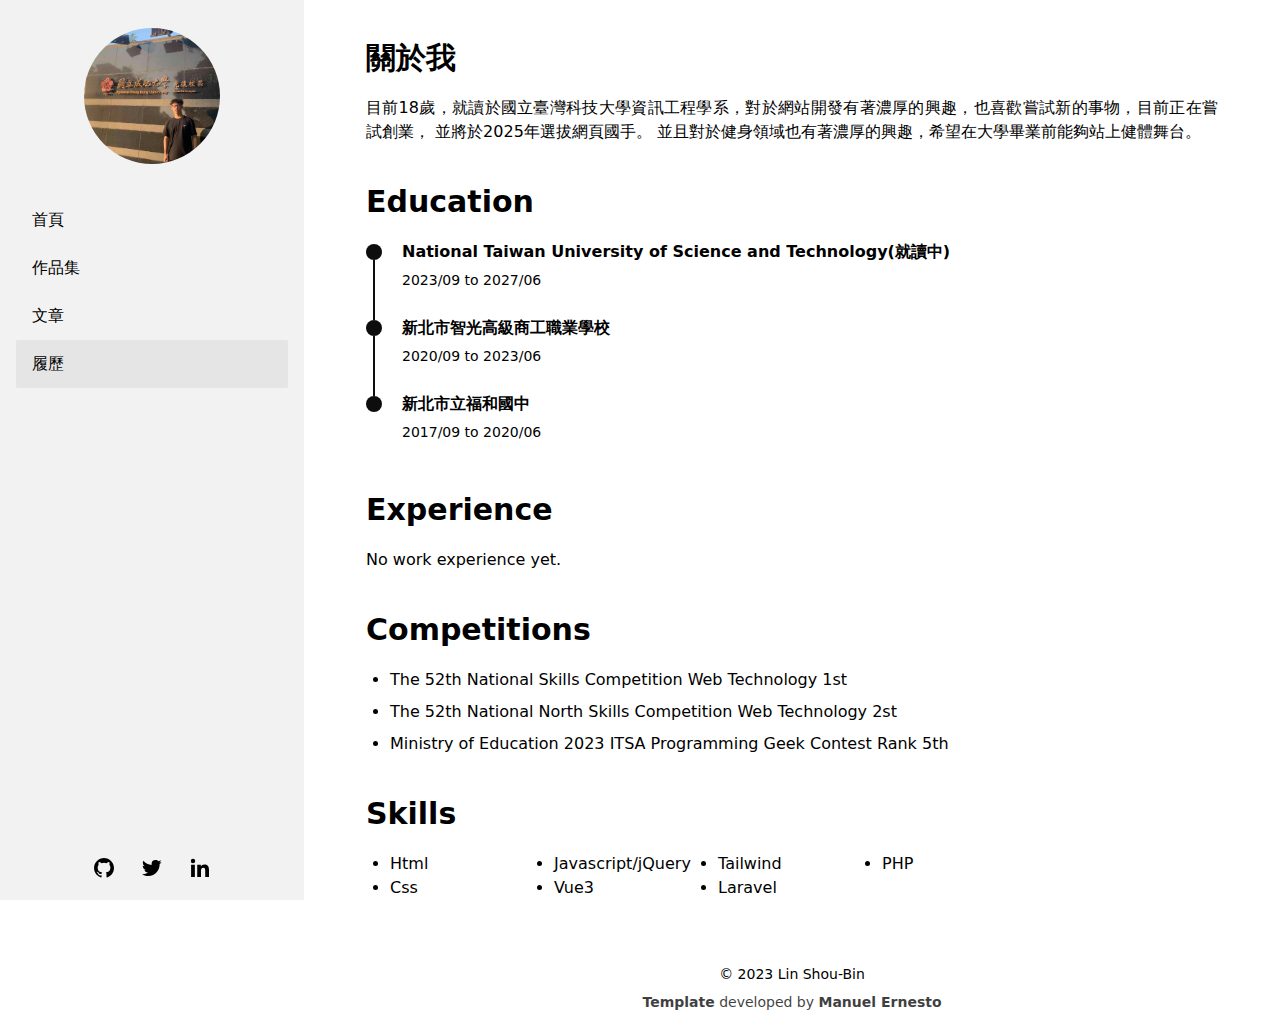
<file: cv/index.html>
<!DOCTYPE html>
<html lang="en" data-theme="lofi">

<head><!-- Global Metadata -->
  <meta charset="utf-8">
  <meta name="viewport" content="width=device-width,initial-scale=1">
  <link rel="icon" type="image/svg+xml" href="../unlimited.svg">
  <meta name="generator" content="Astro v3.2.3"><!-- Primary Meta Tags -->
  <title>Resume</title>
  <meta name="title" content="Resume">
  <meta name="description" content="My personal blog."><!-- Open Graph / Facebook -->
  <meta property="og:type" content="website">
  <meta property="og:url" content="https://hlinbu.github.io/cv/index.html">
  <meta property="og:title" content="Resume">
  <meta property="og:description" content="My personal blog.">
  <meta property="og:image" content="https://hlinbu.github.io/social_img.png"><!-- Twitter -->
  <meta property="twitter:card" content="summary_large_image">
  <meta property="twitter:url" content="https://hlinbu.github.io/cv/index.html">
  <meta property="twitter:title" content="Resume">
  <meta property="twitter:description" content="My personal blog.">
  <meta property="twitter:image" content="https://hlinbu.github.io/social_img.png">
  <link rel="stylesheet" href="../css/404.eb557011.css" />
  <style>
    .time-line-container>div:last-child .education__time>.education__line {
      display: none
    }
  </style>
</head>

<body>
  <div class="bg-base-100 drawer lg:drawer-open"><input id="my-drawer" type="checkbox" class="drawer-toggle">
    <div class="drawer-content bg-base-100">
      <div
        class="sticky lg:hidden top-0 z-30 flex h-16 w-full justify-center bg-opacity-90 backdrop-blur transition-all duration-100 bg-base-100 text-base-content shadow-sm">
        <div class="navbar">
          <div class="navbar-start"><label for="my-drawer" class="btn btn-square btn-ghost"><svg
                xmlns="http://www.w3.org/2000/svg" fill="none" viewBox="0 0 24 24"
                class="inline-block w-5 h-5 stroke-current">
                <path stroke-linecap="round" stroke-linejoin="round" stroke-width="2" d="M4 6h16M4 12h16M4 18h16">
                </path>
              </svg></label></div>
          <div class="navbar-center"><a class="btn btn-ghost normal-case text-xl" href="../index.html">Lin Shuo-Bin</a></div>
          <div class="navbar-end"></div>
        </div>
      </div>
      <div class="md:flex md:justify-center">
        <main class="p-6 pt-10 lg:max-w-[900px] max-w-[100vw]">
          <div class="mb-5">
            <div class="text-3xl w-full font-bold">關於我</div>
          </div>
          <div class="mb-10 text-justify">
            目前18歲，就讀於國立臺灣科技大學資訊工程學系，對於網站開發有著濃厚的興趣，也喜歡嘗試新的事物，目前正在嘗試創業，
            並將於2025年選拔網頁國手。
            並且對於健身領域也有著濃厚的興趣，希望在大學畢業前能夠站上健體舞台。
          </div>
          <div class="mb-5">
            <div class="text-3xl w-full font-bold">Education</div>
          </div>
          <div class="time-line-container grid gap-4 mb-10">
            <div class="flex">
              <div class="education__time"><span class="w-4 h-4 bg-primary block rounded-full mt-1"></span><span
                  class="education__line bg-primary block h-full w-[2px] translate-x-[7px]"></span></div>
              <div class="experience__data bd-grid px-5">
                <h3 class="font-semibold mb-1">National Taiwan University of Science and Technology(就讀中)</h3><span
                  class="font-light text-sm">2023/09 to 2027/06</span>
                <p class="my-2 text-justify"></p>
              </div>
            </div>
            <div class="flex">
              <div class="education__time"><span class="w-4 h-4 bg-primary block rounded-full mt-1"></span><span
                  class="education__line bg-primary block h-full w-[2px] translate-x-[7px]"></span></div>
              <div class="experience__data bd-grid px-5">
                <h3 class="font-semibold mb-1">新北市智光高級商工職業學校</h3><span class="font-light text-sm">2020/09 to
                  2023/06</span>
                <p class="my-2 text-justify"></p>
              </div>
            </div>
            <div class="flex">
              <div class="education__time"><span class="w-4 h-4 bg-primary block rounded-full mt-1"></span><span
                  class="education__line bg-primary block h-full w-[2px] translate-x-[7px]"></span></div>
              <div class="experience__data bd-grid px-5">
                <h3 class="font-semibold mb-1">新北市立福和國中</h3><span class="font-light text-sm">2017/09 to 2020/06</span>
                <p class="my-2 text-justify"></p>
              </div>
            </div>
          </div>
          <div class="mb-5">
            <div class="text-3xl w-full font-bold">Experience</div>
          </div>
          <div class="time-line-container mb-10">
            <p>No work experience yet.</p><!-- <TimeLineElement
      title="Job Title at Project or Company Name"
      subtitle="From [Start Date] to [End Date] at [Company], [City], [Country]"
    >
      Lorem ipsum dolor sit amet, consectetur adipiscing elit, sed do eiusmod tempor incididunt ut labore et dolore magna aliqua. Ut enim ad minim veniam, quis nostrud exercitation ullamco laboris nisi ut aliquip ex ea commodo consequat. Duis aute irure dolor in reprehenderit in voluptate velit esse cillum dolore eu fugiat nulla pariatur. Excepteur sint occaecat cupidatat non proident.
    </TimeLineElement>
    <TimeLineElement
      title="Job Title at Project or Company Name"
      subtitle="From [Start Date] to [End Date] at [Company], [City], [Country]"
    >
      Lorem ipsum dolor sit amet, consectetur adipiscing elit, sed do eiusmod tempor incididunt ut labore et dolore magna aliqua. Ut enim ad minim veniam, quis nostrud exercitation ullamco laboris nisi ut aliquip ex ea commodo consequat. Duis aute irure dolor in reprehenderit in voluptate velit esse cillum dolore eu fugiat nulla pariatur. Excepteur sint occaecat cupidatat non proident.
    </TimeLineElement>
    <TimeLineElement
      title="Job Title at Project or Company Name"
      subtitle="From [Start Date] to [End Date] at [Company], [City], [Country]"
    >
      Lorem ipsum dolor sit amet, consectetur adipiscing elit, sed do eiusmod tempor incididunt ut labore et dolore magna aliqua. Ut enim ad minim veniam, quis nostrud exercitation ullamco laboris nisi ut aliquip ex ea commodo consequat. Duis aute irure dolor in reprehenderit in voluptate velit esse cillum dolore eu fugiat nulla pariatur. Excepteur sint occaecat cupidatat non proident.
    </TimeLineElement> -->
          </div>
          <div class="mb-5">
            <div class="text-3xl w-full font-bold">Competitions</div>
          </div>
          <ul class="list-disc mx-6 mb-10 grid gap-2">
            <li><a>The 52th National Skills Competition Web Technology 1st</a></li>
            <li><a>The 52th National North Skills Competition Web Technology 2st</a></li>
            <li><a>Ministry of Education 2023 ITSA Programming Geek Contest Rank 5th</a></li>
          </ul>
          <div class="mb-5">
            <div class="text-3xl w-full font-bold">Skills</div>
          </div>
          <ul class="list-disc md:columns-5 columns-2 mx-6">
            <li>Html</li>
            <li>Css</li>
            <li>Javascript/jQuery</li>
            <li>Vue3</li>
            <li>Tailwind</li>
            <li>Laravel</li>
            <li>PHP</li><!-- <li>Skill Name</li>
    <li>Skill Name</li>
    <li>Skill Name</li>
    <li>Skill Name</li>
    <li>Skill Name</li>
    <li>Skill Name</li>
    <li>Skill Name</li>
    <li>Skill Name</li> -->
          </ul>
        </main>
      </div>
      <footer class="footer footer-center block mb-5 pt-10">
        <div class="pb-2">
          &copy; 2023 Lin Shou-Bin
        </div>
        <div class="inline opacity-75">
          <!-- Thanks for using this template. You can keep this line to support my work :) --><a
            href="https://astrofy-template.netlify.app/" target="_blank" class="font-bold">Template</a> developed by
          <a href="https://manuelernestog.github.io" target="_blank" class="font-bold">Manuel Ernesto</a>
        </div>
      </footer>
    </div>
    <div class="drawer-side z-40"><label for="my-drawer" class="drawer-overlay"></label>
      <aside class="px-2 pt-2 h-auto min-h-full w-[19rem] bg-base-200 text-base-content flex flex-col">
        <div class="w-fit mx-auto mt-5 mb-6"><a href="../index.html">
            <div class="avatar transition ease-in-out hover:scale-[102%] block m-auto">
              <div class="w-[8.5rem]"><img src="../profile.jpg" class="mask mask-circle" alt="Profile image" width="300"
                  height="300" loading="lazy" decoding="async"></div>
            </div>
          </a></div>
        <ul class="menu grow shrink menu-md overflow-y-auto">
          <li><a class="py-3 text-base" id="home" href="../index.html">首頁</a></li>
          <li><a class="py-3 text-base" id="projects" href="../projects/index.html">作品集</a></li>
          <li><a class="py-3 text-base" id="blog" href="../blog/index.html">文章</a></li>
          <li><a class="py-3 text-base" id="cv" href="../cv/index.html">履歷</a></li>
          <!-- <li><a class="py-3 text-base" id="blog" href="/contact/">聯絡方式</a></li> -->
        </ul>
        <script>(function () {
            const sideBarActiveItemID = "cv";
            const activeClass = "bg-base-300";

            const activeItemElem = document.getElementById(sideBarActiveItemID);
            activeItemElem && activeItemElem.classList.add(activeClass);
          })();</script>
        <div
          class="block sticky pointer-events-none bottom-10 bg-base-200 justify-center h-12 [mask-image:linear-gradient(transparent,#000000)]">
        </div>
        <div class="social-icons px-4 pb-5 pt-1 flex self-center justify-center sticky bottom-0 bg-base-200"><a
            href="https://github.com/HLinBu" target="_blank" class="mx-3" aria-label="Github" title="Github"><svg
              xmlns="http://www.w3.org/2000/svg" width="24" height="24" viewBox="0 0 24 24"
              style="fill: currentColor;transform:msFilter;">
              <path fill-rule="evenodd" clip-rule="evenodd"
                d="M12.026 2c-5.509 0-9.974 4.465-9.974 9.974 0 4.406 2.857 8.145 6.821 9.465.499.09.679-.217.679-.481 0-.237-.008-.865-.011-1.696-2.775.602-3.361-1.338-3.361-1.338-.452-1.152-1.107-1.459-1.107-1.459-.905-.619.069-.605.069-.605 1.002.07 1.527 1.028 1.527 1.028.89 1.524 2.336 1.084 2.902.829.091-.645.351-1.085.635-1.334-2.214-.251-4.542-1.107-4.542-4.93 0-1.087.389-1.979 1.024-2.675-.101-.253-.446-1.268.099-2.64 0 0 .837-.269 2.742 1.021a9.582 9.582 0 0 1 2.496-.336 9.554 9.554 0 0 1 2.496.336c1.906-1.291 2.742-1.021 2.742-1.021.545 1.372.203 2.387.099 2.64.64.696 1.024 1.587 1.024 2.675 0 3.833-2.33 4.675-4.552 4.922.355.308.675.916.675 1.846 0 1.334-.012 2.41-.012 2.737 0 .267.178.577.687.479C19.146 20.115 22 16.379 22 11.974 22 6.465 17.535 2 12.026 2z">
              </path>
            </svg></a><a href="https://twitter.com/bin0034" target="_blank" class="mx-3" aria-label="X(Twitter)"
            title="X(Twitter)"><svg xmlns="http://www.w3.org/2000/svg" width="24" height="24" viewBox="0 0 24 24"
              style="fill: currentColor;transform:msFilter;">
              <path
                d="M19.633 7.997c.013.175.013.349.013.523 0 5.325-4.053 11.461-11.46 11.461-2.282 0-4.402-.661-6.186-1.809.324.037.636.05.973.05a8.07 8.07 0 0 0 5.001-1.721 4.036 4.036 0 0 1-3.767-2.793c.249.037.499.062.761.062.361 0 .724-.05 1.061-.137a4.027 4.027 0 0 1-3.23-3.953v-.05c.537.299 1.16.486 1.82.511a4.022 4.022 0 0 1-1.796-3.354c0-.748.199-1.434.548-2.032a11.457 11.457 0 0 0 8.306 4.215c-.062-.3-.1-.611-.1-.923a4.026 4.026 0 0 1 4.028-4.028c1.16 0 2.207.486 2.943 1.272a7.957 7.957 0 0 0 2.556-.973 4.02 4.02 0 0 1-1.771 2.22 8.073 8.073 0 0 0 2.319-.624 8.645 8.645 0 0 1-2.019 2.083z">
              </path>
            </svg></a><a href="https://www.linkedin.com/in/bubuenginner/" target="_blank" class="mx-3"
            aria-label="Linkedin" title="Linkedin"><svg xmlns="http://www.w3.org/2000/svg" width="24" height="24"
              viewBox="0 0 24 24" style="fill: currentColor;transform:msFilter;">
              <circle cx="4.983" cy="5.009" r="2.188"></circle>
              <path
                d="M9.237 8.855v12.139h3.769v-6.003c0-1.584.298-3.118 2.262-3.118 1.937 0 1.961 1.811 1.961 3.218v5.904H21v-6.657c0-3.27-.704-5.783-4.526-5.783-1.835 0-3.065 1.007-3.568 1.96h-.051v-1.66H9.237zm-6.142 0H6.87v12.139H3.095z">
              </path>
            </svg></a></div>
      </aside>
    </div>
  </div>
</body>

</html>
</file>
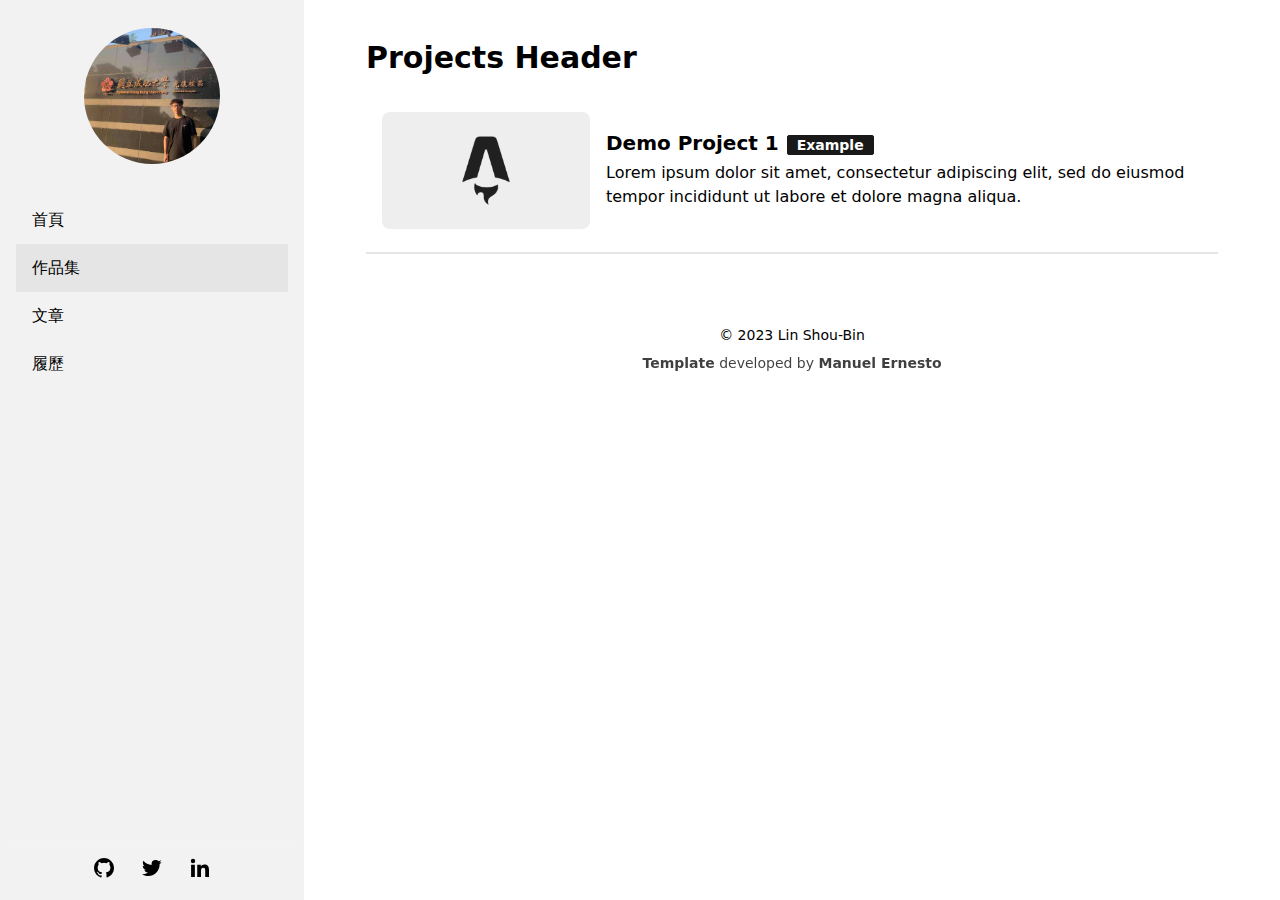
<file: projects/index.html>
<!DOCTYPE html>
<html lang="en" data-theme="lofi">

<head><!-- Global Metadata -->
    <meta charset="utf-8">
    <meta name="viewport" content="width=device-width,initial-scale=1">
    <link rel="icon" type="image/svg+xml" href="../unlimited.svg">
    <meta name="generator" content="Astro v3.2.3"><!-- Primary Meta Tags -->
    <title>Projects</title>
    <meta name="title" content="Projects">
    <meta name="description" content="My personal blog."><!-- Open Graph / Facebook -->
    <meta property="og:type" content="website">
    <meta property="og:url" content="https://hlinbu.github.io/projects/index.html">
    <meta property="og:title" content="Projects">
    <meta property="og:description" content="My personal blog.">
    <meta property="og:image" content="https://hlinbu.github.io/social_img.png"><!-- Twitter -->
    <meta property="twitter:card" content="summary_large_image">
    <meta property="twitter:url" content="https://hlinbu.github.io/projects/index.html">
    <meta property="twitter:title" content="Projects">
    <meta property="twitter:description" content="My personal blog.">
    <meta property="twitter:image" content="https://hlinbu.github.io/social_img.png">
    <link rel="stylesheet" href="../css/404.eb557011.css" />
    <style>
        .time-line-container>div:last-child .education__time>.education__line {
            display: none
        }
    </style>
</head>

<body>
    <div class="bg-base-100 drawer lg:drawer-open"><input id="my-drawer" type="checkbox" class="drawer-toggle">
        <div class="drawer-content bg-base-100">
            <div
                class="sticky lg:hidden top-0 z-30 flex h-16 w-full justify-center bg-opacity-90 backdrop-blur transition-all duration-100 bg-base-100 text-base-content shadow-sm">
                <div class="navbar">
                    <div class="navbar-start"><label for="my-drawer" class="btn btn-square btn-ghost"><svg
                                xmlns="http://www.w3.org/2000/svg" fill="none" viewBox="0 0 24 24"
                                class="inline-block w-5 h-5 stroke-current">
                                <path stroke-linecap="round" stroke-linejoin="round" stroke-width="2"
                                    d="M4 6h16M4 12h16M4 18h16"></path>
                            </svg></label></div>
                    <div class="navbar-center"><a class="btn btn-ghost normal-case text-xl" href="../index.html">Lin Shuo-Bin</a>
                    </div>
                    <div class="navbar-end"></div>
                </div>
            </div>
            <div class="md:flex md:justify-center">
                <main class="p-6 pt-10 lg:max-w-[900px] max-w-[100vw]">
                    <div>
                        <div class="text-3xl w-full font-bold mb-5">Projects Header</div>
                    </div>
                    <div class="rounded-lg bg-base-100 hover:shadow-xl transition ease-in-out hover:scale-[102%]"><a
                            href="#" target="_blank">
                            <div class="hero-content flex-col md:flex-row"><img src="../post_img.webp"
                                    alt="Demo Project 1" class="max-w-full md:max-w-[13rem] rounded-lg" width="750"
                                    height="422" loading="lazy" decoding="async">
                                <div class="grow w-full">
                                    <h1 class="text-xl font-bold">Demo Project 1<div class="badge badge-secondary mx-2">
                                            Example</div>
                                    </h1>
                                    <p class="py-1 text-1xl">Lorem ipsum dolor sit amet, consectetur adipiscing elit,
                                        sed do eiusmod tempor incididunt ut labore et dolore magna aliqua.</p>
                                    <div class="card-actions justify-end"></div>
                                </div>
                            </div>
                        </a></div>
                    <div class="divider my-0"></div>
                </main>
            </div>
            <footer class="footer footer-center block mb-5 pt-10">
                <div class="pb-2">
                    &copy; 2023 Lin Shou-Bin
                </div>
                <div class="inline opacity-75">
                    <!-- Thanks for using this template. You can keep this line to support my work :) --><a
                        href="https://astrofy-template.netlify.app/" target="_blank" class="font-bold">Template</a>
                    developed by
                    <a href="https://manuelernestog.github.io" target="_blank" class="font-bold">Manuel Ernesto</a>
                </div>
            </footer>
        </div>
        <div class="drawer-side z-40"><label for="my-drawer" class="drawer-overlay"></label>
            <aside class="px-2 pt-2 h-auto min-h-full w-[19rem] bg-base-200 text-base-content flex flex-col">
                <div class="w-fit mx-auto mt-5 mb-6"><a href="../index.html">
                        <div class="avatar transition ease-in-out hover:scale-[102%] block m-auto">
                            <div class="w-[8.5rem]"><img src="../profile.jpg" class="mask mask-circle" alt="Profile image"
                                    width="300" height="300" loading="lazy" decoding="async"></div>
                        </div>
                    </a></div>
                <ul class="menu grow shrink menu-md overflow-y-auto">
                    <li><a class="py-3 text-base" id="home" href="../index.html">首頁</a></li>
                    <li><a class="py-3 text-base" id="projects" href="./index.html">作品集</a></li>
                    <li><a class="py-3 text-base" id="blog" href="../blog/index.html">文章</a></li>
                    <li><a class="py-3 text-base" id="cv" href="../cv/index.html">履歷</a></li>
                    <!-- <li><a class="py-3 text-base" id="blog" href="/contact/">聯絡方式</a></li> -->
                </ul>
                <script>(function () {
                        const sideBarActiveItemID = "projects";
                        const activeClass = "bg-base-300";

                        const activeItemElem = document.getElementById(sideBarActiveItemID);
                        activeItemElem && activeItemElem.classList.add(activeClass);
                    })();</script>
                <div
                    class="block sticky pointer-events-none bottom-10 bg-base-200 justify-center h-12 [mask-image:linear-gradient(transparent,#000000)]">
                </div>
                <div class="social-icons px-4 pb-5 pt-1 flex self-center justify-center sticky bottom-0 bg-base-200"><a
                        href="https://github.com/HLinBu" target="_blank" class="mx-3" aria-label="Github"
                        title="Github"><svg xmlns="http://www.w3.org/2000/svg" width="24" height="24"
                            viewBox="0 0 24 24" style="fill: currentColor;transform:msFilter;">
                            <path fill-rule="evenodd" clip-rule="evenodd"
                                d="M12.026 2c-5.509 0-9.974 4.465-9.974 9.974 0 4.406 2.857 8.145 6.821 9.465.499.09.679-.217.679-.481 0-.237-.008-.865-.011-1.696-2.775.602-3.361-1.338-3.361-1.338-.452-1.152-1.107-1.459-1.107-1.459-.905-.619.069-.605.069-.605 1.002.07 1.527 1.028 1.527 1.028.89 1.524 2.336 1.084 2.902.829.091-.645.351-1.085.635-1.334-2.214-.251-4.542-1.107-4.542-4.93 0-1.087.389-1.979 1.024-2.675-.101-.253-.446-1.268.099-2.64 0 0 .837-.269 2.742 1.021a9.582 9.582 0 0 1 2.496-.336 9.554 9.554 0 0 1 2.496.336c1.906-1.291 2.742-1.021 2.742-1.021.545 1.372.203 2.387.099 2.64.64.696 1.024 1.587 1.024 2.675 0 3.833-2.33 4.675-4.552 4.922.355.308.675.916.675 1.846 0 1.334-.012 2.41-.012 2.737 0 .267.178.577.687.479C19.146 20.115 22 16.379 22 11.974 22 6.465 17.535 2 12.026 2z">
                            </path>
                        </svg></a><a href="https://twitter.com/bin0034" target="_blank" class="mx-3"
                        aria-label="X(Twitter)" title="X(Twitter)"><svg xmlns="http://www.w3.org/2000/svg" width="24"
                            height="24" viewBox="0 0 24 24" style="fill: currentColor;transform:msFilter;">
                            <path
                                d="M19.633 7.997c.013.175.013.349.013.523 0 5.325-4.053 11.461-11.46 11.461-2.282 0-4.402-.661-6.186-1.809.324.037.636.05.973.05a8.07 8.07 0 0 0 5.001-1.721 4.036 4.036 0 0 1-3.767-2.793c.249.037.499.062.761.062.361 0 .724-.05 1.061-.137a4.027 4.027 0 0 1-3.23-3.953v-.05c.537.299 1.16.486 1.82.511a4.022 4.022 0 0 1-1.796-3.354c0-.748.199-1.434.548-2.032a11.457 11.457 0 0 0 8.306 4.215c-.062-.3-.1-.611-.1-.923a4.026 4.026 0 0 1 4.028-4.028c1.16 0 2.207.486 2.943 1.272a7.957 7.957 0 0 0 2.556-.973 4.02 4.02 0 0 1-1.771 2.22 8.073 8.073 0 0 0 2.319-.624 8.645 8.645 0 0 1-2.019 2.083z">
                            </path>
                        </svg></a><a href="https://www.linkedin.com/in/bubuenginner/" target="_blank" class="mx-3"
                        aria-label="Linkedin" title="Linkedin"><svg xmlns="http://www.w3.org/2000/svg" width="24"
                            height="24" viewBox="0 0 24 24" style="fill: currentColor;transform:msFilter;">
                            <circle cx="4.983" cy="5.009" r="2.188"></circle>
                            <path
                                d="M9.237 8.855v12.139h3.769v-6.003c0-1.584.298-3.118 2.262-3.118 1.937 0 1.961 1.811 1.961 3.218v5.904H21v-6.657c0-3.27-.704-5.783-4.526-5.783-1.835 0-3.065 1.007-3.568 1.96h-.051v-1.66H9.237zm-6.142 0H6.87v12.139H3.095z">
                            </path>
                        </svg></a></div>
            </aside>
        </div>
    </div>
</body>

</html>
</file>
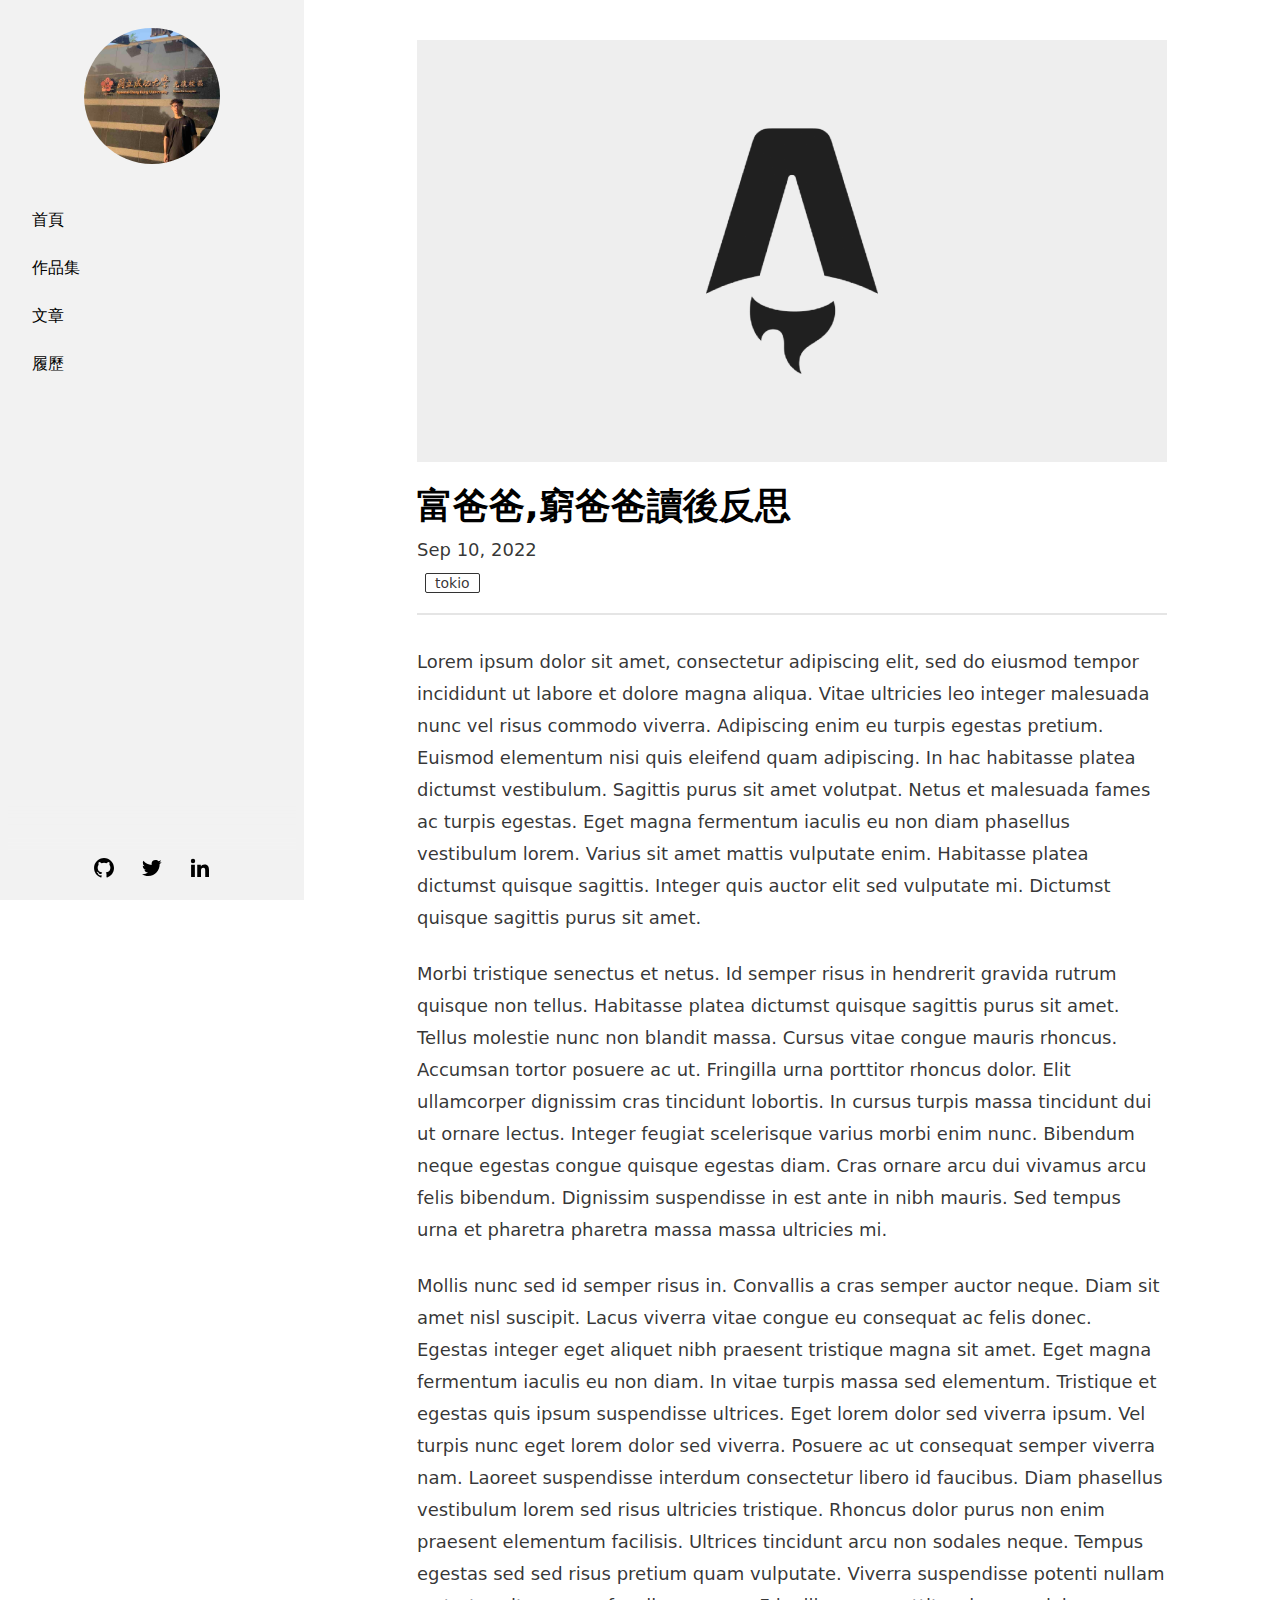
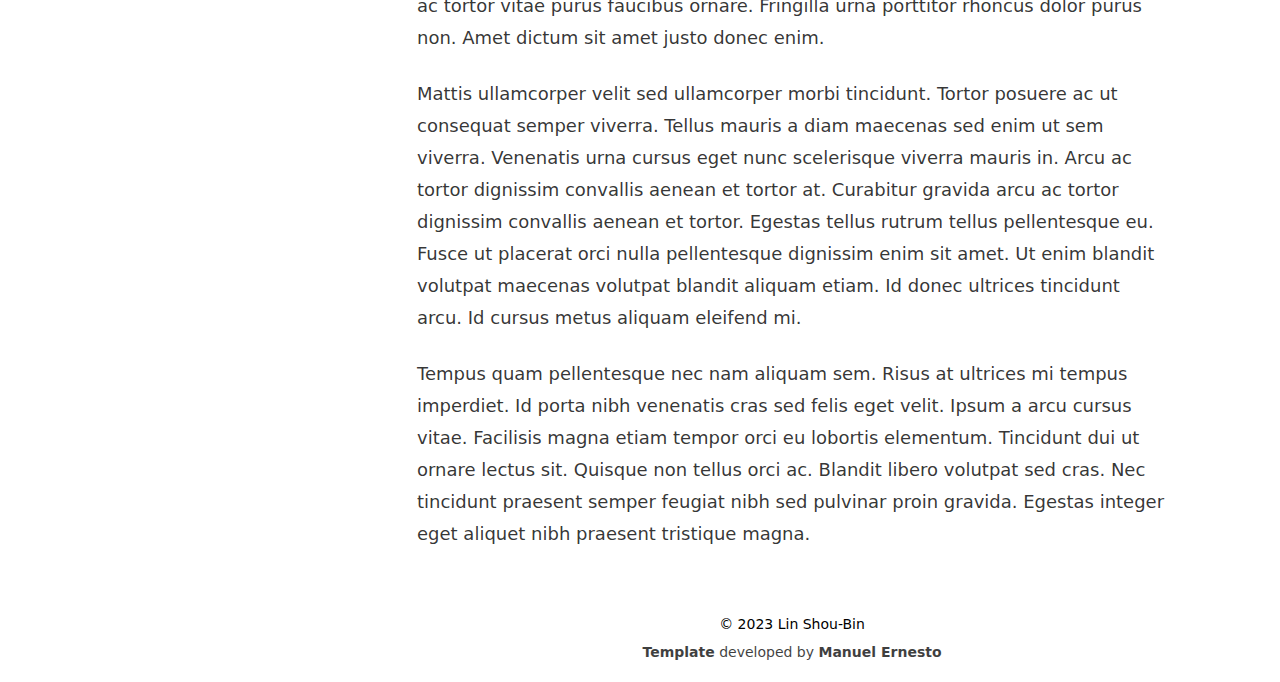
<file: blog/post1/index.html>
<!DOCTYPE html>
<html lang="en" data-theme="lofi">

<head><!-- Global Metadata -->
    <meta charset="utf-8">
    <meta name="viewport" content="width=device-width,initial-scale=1">
    <link rel="icon" type="image/svg+xml" href="../../unlimited.svg">
    <meta name="generator" content="Astro v3.2.3"><!-- Primary Meta Tags -->
    <title>富爸爸,窮爸爸讀後反思</title>
    <meta name="title" content="富爸爸,窮爸爸讀後反思">
    <meta name="description" content="經濟類名列最為經典其中之一的書，對我來說是一本讓我開啟對於..."><!-- Open Graph / Facebook -->
    <meta property="og:type" content="website">
    <meta property="og:url" content="https://hlinbu.github.io/blog/post1/index.html">
    <meta property="og:title" content="富爸爸,窮爸爸讀後反思">
    <meta property="og:description" content="經濟類名列最為經典其中之一的書，對我來說是一本讓我開啟對於...">
    <meta property="og:image" content="https://hlinbu.github.io/post_img.webp"><!-- Twitter -->
    <meta property="twitter:card" content="summary_large_image">
    <meta property="twitter:url" content="https://hlinbu.github.io/blog/post1/index.html">
    <meta property="twitter:title" content="富爸爸,窮爸爸讀後反思">
    <meta property="twitter:description" content="經濟類名列最為經典其中之一的書，對我來說是一本讓我開啟對於...">
    <meta property="twitter:image" content="https://hlinbu.github.io/post_img.webp">
    <link rel="stylesheet" href="../../css/404.eb557011.css" />
    <style>
        .time-line-container>div:last-child .education__time>.education__line {
            display: none
        }
    </style>
</head>

<body>
    <div class="bg-base-100 drawer lg:drawer-open"><input id="my-drawer" type="checkbox" class="drawer-toggle">
        <div class="drawer-content bg-base-100">
            <div
                class="sticky lg:hidden top-0 z-30 flex h-16 w-full justify-center bg-opacity-90 backdrop-blur transition-all duration-100 bg-base-100 text-base-content shadow-sm">
                <div class="navbar">
                    <div class="navbar-start"><label for="my-drawer" class="btn btn-square btn-ghost"><svg
                                xmlns="http://www.w3.org/2000/svg" fill="none" viewBox="0 0 24 24"
                                class="inline-block w-5 h-5 stroke-current">
                                <path stroke-linecap="round" stroke-linejoin="round" stroke-width="2"
                                    d="M4 6h16M4 12h16M4 18h16"></path>
                            </svg></label></div>
                    <div class="navbar-center"><a class="btn btn-ghost normal-case text-xl" href="../../index.html">Lin Shuo-Bin</a>
                    </div>
                    <div class="navbar-end"></div>
                </div>
            </div>
            <div class="md:flex md:justify-center">
                <main class="p-6 pt-10 lg:max-w-[900px] max-w-[100vw]">
                    <main class="md:flex md:justify-center">
                        <article class="prose prose-lg max-w-[750px] prose-img:mx-auto"><img src="../../post_img.webp"
                                alt="富爸爸,窮爸爸讀後反思" class="w-full mb-6" width="750" height="422" loading="lazy"
                                decoding="async">
                            <h1 class="title my-2 text-4xl font-bold">富爸爸,窮爸爸讀後反思</h1><time>Sep 10, 2022</time><br><a
                                href="../tag/tokio/index.html" class="badge badge-outline ml-2 no-underline">tokio</a>
                            <div class="divider my-2"></div>
                            <p>Lorem ipsum dolor sit amet, consectetur adipiscing elit, sed do eiusmod tempor
                                incididunt ut labore et dolore magna aliqua. Vitae ultricies leo integer
                                malesuada nunc vel risus commodo viverra. Adipiscing enim eu turpis egestas
                                pretium. Euismod elementum nisi quis eleifend quam adipiscing. In hac habitasse
                                platea dictumst vestibulum. Sagittis purus sit amet volutpat. Netus et malesuada
                                fames ac turpis egestas. Eget magna fermentum iaculis eu non diam phasellus
                                vestibulum lorem. Varius sit amet mattis vulputate enim. Habitasse platea
                                dictumst quisque sagittis. Integer quis auctor elit sed vulputate mi. Dictumst
                                quisque sagittis purus sit amet.</p>
                            <p>Morbi tristique senectus et netus. Id semper risus in hendrerit gravida rutrum
                                quisque non tellus. Habitasse platea dictumst quisque sagittis purus sit amet.
                                Tellus molestie nunc non blandit massa. Cursus vitae congue mauris rhoncus.
                                Accumsan tortor posuere ac ut. Fringilla urna porttitor rhoncus dolor. Elit
                                ullamcorper dignissim cras tincidunt lobortis. In cursus turpis massa tincidunt
                                dui ut ornare lectus. Integer feugiat scelerisque varius morbi enim nunc.
                                Bibendum neque egestas congue quisque egestas diam. Cras ornare arcu dui vivamus
                                arcu felis bibendum. Dignissim suspendisse in est ante in nibh mauris. Sed
                                tempus urna et pharetra pharetra massa massa ultricies mi.</p>
                            <p>Mollis nunc sed id semper risus in. Convallis a cras semper auctor neque. Diam
                                sit amet nisl suscipit. Lacus viverra vitae congue eu consequat ac felis donec.
                                Egestas integer eget aliquet nibh praesent tristique magna sit amet. Eget magna
                                fermentum iaculis eu non diam. In vitae turpis massa sed elementum. Tristique et
                                egestas quis ipsum suspendisse ultrices. Eget lorem dolor sed viverra ipsum. Vel
                                turpis nunc eget lorem dolor sed viverra. Posuere ac ut consequat semper viverra
                                nam. Laoreet suspendisse interdum consectetur libero id faucibus. Diam phasellus
                                vestibulum lorem sed risus ultricies tristique. Rhoncus dolor purus non enim
                                praesent elementum facilisis. Ultrices tincidunt arcu non sodales neque. Tempus
                                egestas sed sed risus pretium quam vulputate. Viverra suspendisse potenti nullam
                                ac tortor vitae purus faucibus ornare. Fringilla urna porttitor rhoncus dolor
                                purus non. Amet dictum sit amet justo donec enim.</p>
                            <p>Mattis ullamcorper velit sed ullamcorper morbi tincidunt. Tortor posuere ac ut
                                consequat semper viverra. Tellus mauris a diam maecenas sed enim ut sem viverra.
                                Venenatis urna cursus eget nunc scelerisque viverra mauris in. Arcu ac tortor
                                dignissim convallis aenean et tortor at. Curabitur gravida arcu ac tortor
                                dignissim convallis aenean et tortor. Egestas tellus rutrum tellus pellentesque
                                eu. Fusce ut placerat orci nulla pellentesque dignissim enim sit amet. Ut enim
                                blandit volutpat maecenas volutpat blandit aliquam etiam. Id donec ultrices
                                tincidunt arcu. Id cursus metus aliquam eleifend mi.</p>
                            <p>Tempus quam pellentesque nec nam aliquam sem. Risus at ultrices mi tempus
                                imperdiet. Id porta nibh venenatis cras sed felis eget velit. Ipsum a arcu
                                cursus vitae. Facilisis magna etiam tempor orci eu lobortis elementum. Tincidunt
                                dui ut ornare lectus sit. Quisque non tellus orci ac. Blandit libero volutpat
                                sed cras. Nec tincidunt praesent semper feugiat nibh sed pulvinar proin gravida.
                                Egestas integer eget aliquet nibh praesent tristique magna.</p>
                        </article>
                    </main>
                </main>
            </div>
            <footer class="footer footer-center block mb-5 pt-10">
                <div class="pb-2">
                    &copy; 2023 Lin Shou-Bin
                </div>
                <div class="inline opacity-75">
                    <!-- Thanks for using this template. You can keep this line to support my work :) --><a
                        href="https://astrofy-template.netlify.app/" target="_blank" class="font-bold">Template</a>
                    developed by
                    <a href="https://manuelernestog.github.io" target="_blank" class="font-bold">Manuel Ernesto</a>
                </div>
            </footer>
        </div>
        <div class="drawer-side z-40"><label for="my-drawer" class="drawer-overlay"></label>
            <aside class="px-2 pt-2 h-auto min-h-full w-[19rem] bg-base-200 text-base-content flex flex-col">
                <div class="w-fit mx-auto mt-5 mb-6"><a href="../../index.html">
                        <div class="avatar transition ease-in-out hover:scale-[102%] block m-auto">
                            <div class="w-[8.5rem]"><img src="../../profile.jpg" class="mask mask-circle" alt="Profile image"
                                    width="300" height="300" loading="lazy" decoding="async"></div>
                        </div>
                    </a></div>
                <ul class="menu grow shrink menu-md overflow-y-auto">
                    <li><a class="py-3 text-base" id="home" href="../../index.html">首頁</a></li>
                    <li><a class="py-3 text-base" id="projects" href="../../projects/index.html">作品集</a></li>
                    <li><a class="py-3 text-base" id="blog" href="../../blog/index.html">文章</a></li>
                    <li><a class="py-3 text-base" id="cv" href="../../cv/index.html">履歷</a></li>
                    <!-- <li><a class="py-3 text-base" id="blog" href="/contact/">聯絡方式</a></li> -->
                </ul>
                <script>(function () {
                        const sideBarActiveItemID = undefined;
                        const activeClass = "bg-base-300";

                        const activeItemElem = document.getElementById(sideBarActiveItemID);
                        activeItemElem && activeItemElem.classList.add(activeClass);
                    })();</script>
                <div
                    class="block sticky pointer-events-none bottom-10 bg-base-200 justify-center h-12 [mask-image:linear-gradient(transparent,#000000)]">
                </div>
                <div class="social-icons px-4 pb-5 pt-1 flex self-center justify-center sticky bottom-0 bg-base-200"><a
                        href="https://github.com/HLinBu" target="_blank" class="mx-3" aria-label="Github"
                        title="Github"><svg xmlns="http://www.w3.org/2000/svg" width="24" height="24"
                            viewBox="0 0 24 24" style="fill: currentColor;transform: msFilter;">
                            <path fill-rule="evenodd" clip-rule="evenodd"
                                d="M12.026 2c-5.509 0-9.974 4.465-9.974 9.974 0 4.406 2.857 8.145 6.821 9.465.499.09.679-.217.679-.481 0-.237-.008-.865-.011-1.696-2.775.602-3.361-1.338-3.361-1.338-.452-1.152-1.107-1.459-1.107-1.459-.905-.619.069-.605.069-.605 1.002.07 1.527 1.028 1.527 1.028.89 1.524 2.336 1.084 2.902.829.091-.645.351-1.085.635-1.334-2.214-.251-4.542-1.107-4.542-4.93 0-1.087.389-1.979 1.024-2.675-.101-.253-.446-1.268.099-2.64 0 0 .837-.269 2.742 1.021a9.582 9.582 0 0 1 2.496-.336 9.554 9.554 0 0 1 2.496.336c1.906-1.291 2.742-1.021 2.742-1.021.545 1.372.203 2.387.099 2.64.64.696 1.024 1.587 1.024 2.675 0 3.833-2.33 4.675-4.552 4.922.355.308.675.916.675 1.846 0 1.334-.012 2.41-.012 2.737 0 .267.178.577.687.479C19.146 20.115 22 16.379 22 11.974 22 6.465 17.535 2 12.026 2z">
                            </path>
                        </svg></a><a href="https://twitter.com/bin0034" target="_blank" class="mx-3"
                        aria-label="X(Twitter)" title="X(Twitter)"><svg xmlns="http://www.w3.org/2000/svg" width="24"
                            height="24" viewBox="0 0 24 24" style="fill: currentColor;transform: msFilter;">
                            <path
                                d="M19.633 7.997c.013.175.013.349.013.523 0 5.325-4.053 11.461-11.46 11.461-2.282 0-4.402-.661-6.186-1.809.324.037.636.05.973.05a8.07 8.07 0 0 0 5.001-1.721 4.036 4.036 0 0 1-3.767-2.793c.249.037.499.062.761.062.361 0 .724-.05 1.061-.137a4.027 4.027 0 0 1-3.23-3.953v-.05c.537.299 1.16.486 1.82.511a4.022 4.022 0 0 1-1.796-3.354c0-.748.199-1.434.548-2.032a11.457 11.457 0 0 0 8.306 4.215c-.062-.3-.1-.611-.1-.923a4.026 4.026 0 0 1 4.028-4.028c1.16 0 2.207.486 2.943 1.272a7.957 7.957 0 0 0 2.556-.973 4.02 4.02 0 0 1-1.771 2.22 8.073 8.073 0 0 0 2.319-.624 8.645 8.645 0 0 1-2.019 2.083z">
                            </path>
                        </svg></a><a href="https://www.linkedin.com/in/bubuenginner/" target="_blank" class="mx-3"
                        aria-label="Linkedin" title="Linkedin"><svg xmlns="http://www.w3.org/2000/svg" width="24"
                            height="24" viewBox="0 0 24 24" style="fill: currentColor;transform: msFilter;">
                            <circle cx="4.983" cy="5.009" r="2.188"></circle>
                            <path
                                d="M9.237 8.855v12.139h3.769v-6.003c0-1.584.298-3.118 2.262-3.118 1.937 0 1.961 1.811 1.961 3.218v5.904H21v-6.657c0-3.27-.704-5.783-4.526-5.783-1.835 0-3.065 1.007-3.568 1.96h-.051v-1.66H9.237zm-6.142 0H6.87v12.139H3.095z">
                            </path>
                        </svg></a></div>
            </aside>
        </div>
    </div>
</body>

</html>
</file>
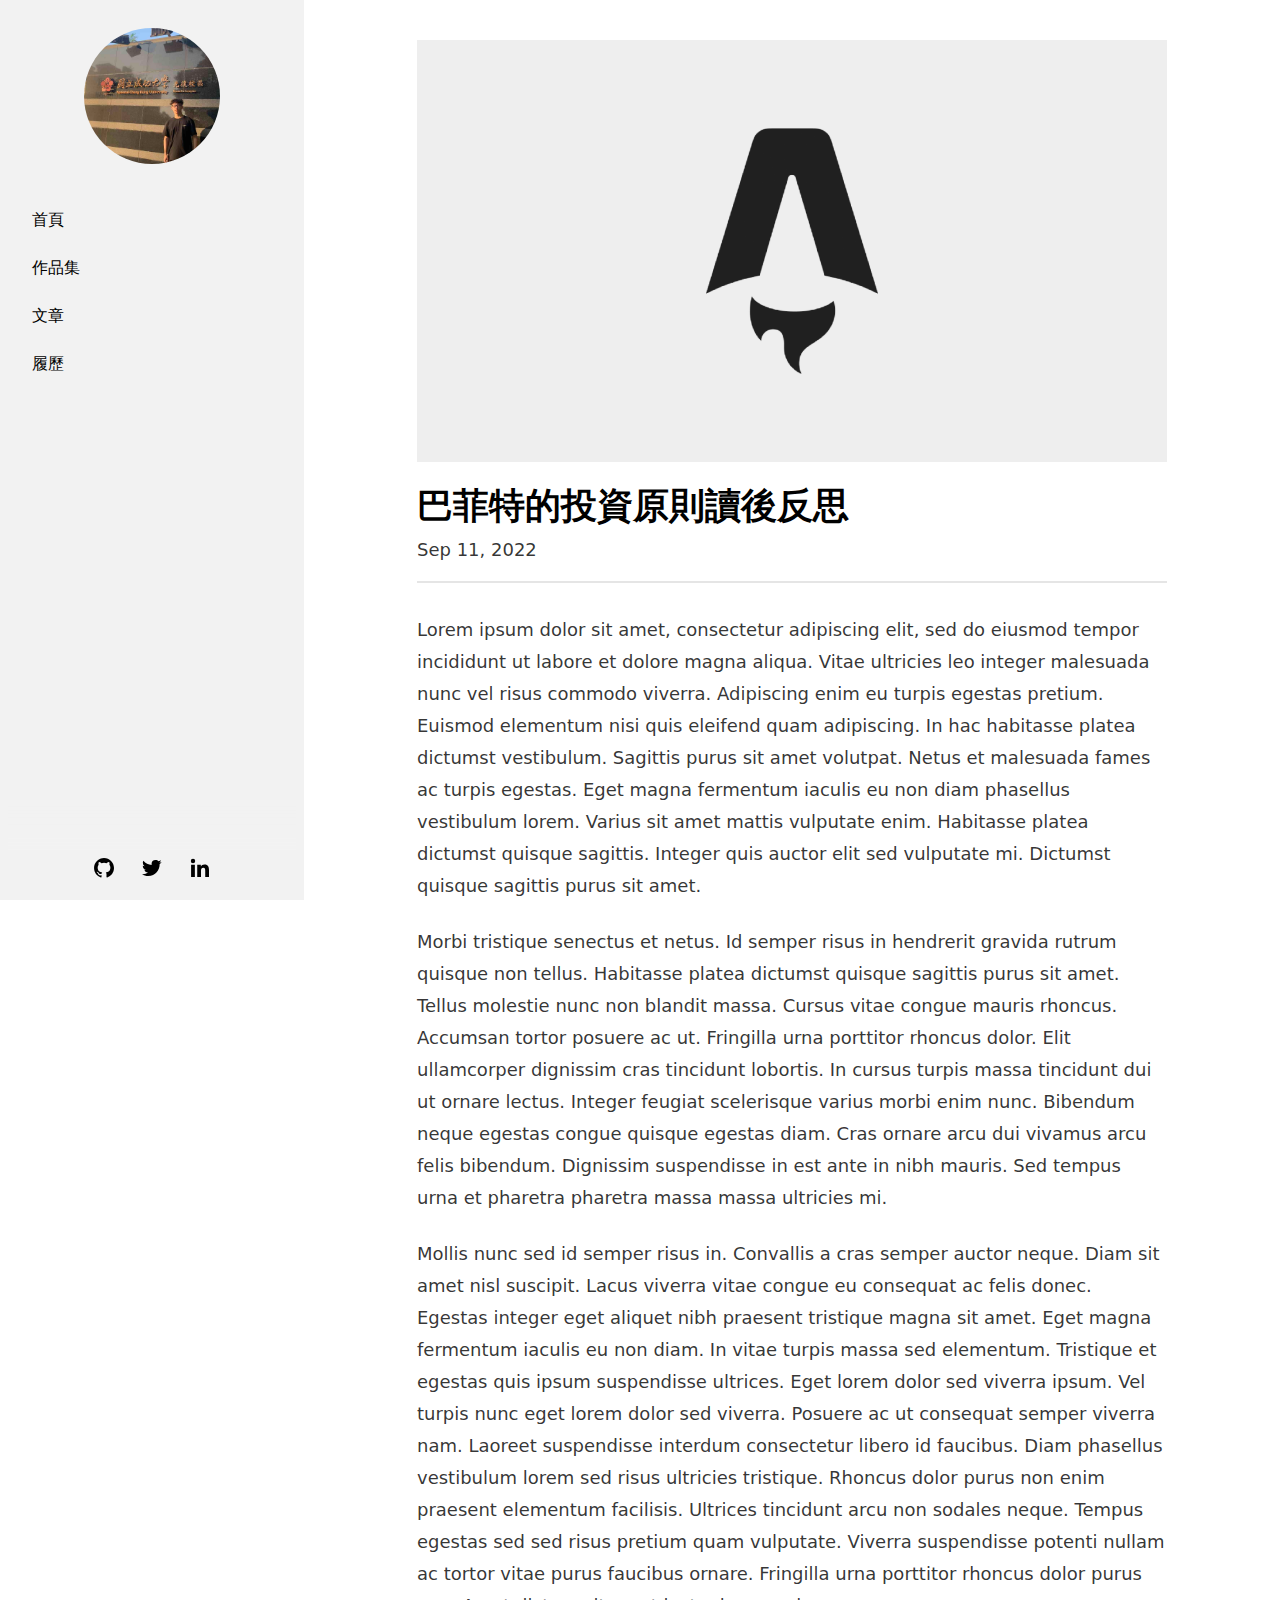
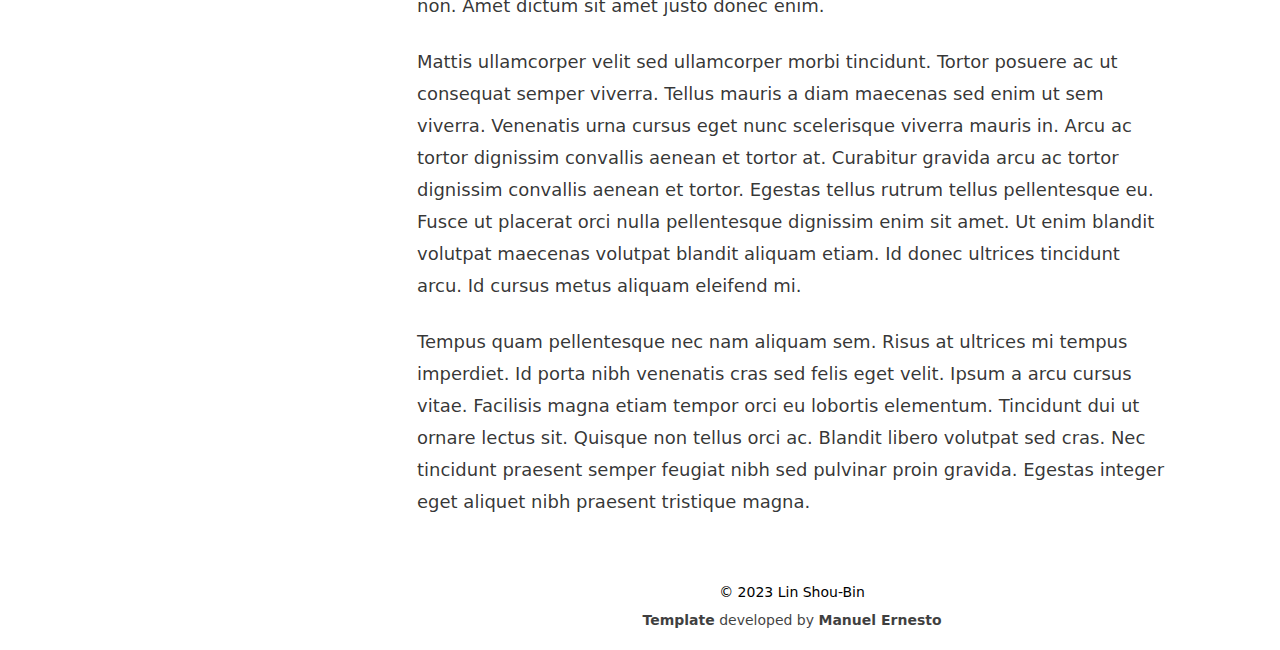
<file: blog/post2/index.html>
<!DOCTYPE html>
<html lang="en" data-theme="lofi">

<head><!-- Global Metadata -->
    <meta charset="utf-8">
    <meta name="viewport" content="width=device-width,initial-scale=1">
    <link rel="icon" type="image/svg+xml" href="../../unlimited.svg">
    <meta name="generator" content="Astro v3.2.3"><!-- Primary Meta Tags -->
    <title>巴菲特的投資原則讀後反思</title>
    <meta name="title" content="巴菲特的投資原則讀後反思">
    <meta name="description" content="雖然這本書超貴，但是裡面真的匯集了許多關於巴菲特親手寫給..."><!-- Open Graph / Facebook -->
    <meta property="og:type" content="website">
    <meta property="og:url" content="https://hlinbu.github.io/blog/post2/index.html">
    <meta property="og:title" content="巴菲特的投資原則讀後反思">
    <meta property="og:description" content="雖然這本書超貴，但是裡面真的匯集了許多關於巴菲特親手寫給...">
    <meta property="og:image" content="https://hlinbu.github.io/post_img.webp"><!-- Twitter -->
    <meta property="twitter:card" content="summary_large_image">
    <meta property="twitter:url" content="https://hlinbu.github.io/blog/post2/index.html">
    <meta property="twitter:title" content="巴菲特的投資原則讀後反思">
    <meta property="twitter:description" content="雖然這本書超貴，但是裡面真的匯集了許多關於巴菲特親手寫給...">
    <meta property="twitter:image" content="https://hlinbu.github.io/post_img.webp">
    <link rel="stylesheet" href="../../css/404.eb557011.css" />
    <style>
        .time-line-container>div:last-child .education__time>.education__line {
            display: none
        }
    </style>
</head>

<body>
    <div class="bg-base-100 drawer lg:drawer-open"><input id="my-drawer" type="checkbox" class="drawer-toggle">
        <div class="drawer-content bg-base-100">
            <div
                class="sticky lg:hidden top-0 z-30 flex h-16 w-full justify-center bg-opacity-90 backdrop-blur transition-all duration-100 bg-base-100 text-base-content shadow-sm">
                <div class="navbar">
                    <div class="navbar-start"><label for="my-drawer" class="btn btn-square btn-ghost"><svg
                                xmlns="http://www.w3.org/2000/svg" fill="none" viewBox="0 0 24 24"
                                class="inline-block w-5 h-5 stroke-current">
                                <path stroke-linecap="round" stroke-linejoin="round" stroke-width="2"
                                    d="M4 6h16M4 12h16M4 18h16"></path>
                            </svg></label></div>
                    <div class="navbar-center"><a class="btn btn-ghost normal-case text-xl" href="../../index.html">Lin Shuo-Bin</a>
                    </div>
                    <div class="navbar-end"></div>
                </div>
            </div>
            <div class="md:flex md:justify-center">
                <main class="p-6 pt-10 lg:max-w-[900px] max-w-[100vw]">
                    <main class="md:flex md:justify-center">
                        <article class="prose prose-lg max-w-[750px] prose-img:mx-auto"><img src="../../post_img.webp"
                                alt="巴菲特的投資原則讀後反思" class="w-full mb-6" width="750" height="422" loading="lazy"
                                decoding="async">
                            <h1 class="title my-2 text-4xl font-bold">巴菲特的投資原則讀後反思</h1><time>Sep 11, 2022</time><br>
                            <div class="divider my-2"></div>
                            <p>Lorem ipsum dolor sit amet, consectetur adipiscing elit, sed do eiusmod tempor incididunt
                                ut labore et dolore magna aliqua. Vitae ultricies leo integer malesuada nunc vel risus
                                commodo viverra. Adipiscing enim eu turpis egestas pretium. Euismod elementum nisi quis
                                eleifend quam adipiscing. In hac habitasse platea dictumst vestibulum. Sagittis purus
                                sit amet volutpat. Netus et malesuada fames ac turpis egestas. Eget magna fermentum
                                iaculis eu non diam phasellus vestibulum lorem. Varius sit amet mattis vulputate enim.
                                Habitasse platea dictumst quisque sagittis. Integer quis auctor elit sed vulputate mi.
                                Dictumst quisque sagittis purus sit amet.</p>
                            <p>Morbi tristique senectus et netus. Id semper risus in hendrerit gravida rutrum quisque
                                non tellus. Habitasse platea dictumst quisque sagittis purus sit amet. Tellus molestie
                                nunc non blandit massa. Cursus vitae congue mauris rhoncus. Accumsan tortor posuere ac
                                ut. Fringilla urna porttitor rhoncus dolor. Elit ullamcorper dignissim cras tincidunt
                                lobortis. In cursus turpis massa tincidunt dui ut ornare lectus. Integer feugiat
                                scelerisque varius morbi enim nunc. Bibendum neque egestas congue quisque egestas diam.
                                Cras ornare arcu dui vivamus arcu felis bibendum. Dignissim suspendisse in est ante in
                                nibh mauris. Sed tempus urna et pharetra pharetra massa massa ultricies mi.</p>
                            <p>Mollis nunc sed id semper risus in. Convallis a cras semper auctor neque. Diam sit amet
                                nisl suscipit. Lacus viverra vitae congue eu consequat ac felis donec. Egestas integer
                                eget aliquet nibh praesent tristique magna sit amet. Eget magna fermentum iaculis eu non
                                diam. In vitae turpis massa sed elementum. Tristique et egestas quis ipsum suspendisse
                                ultrices. Eget lorem dolor sed viverra ipsum. Vel turpis nunc eget lorem dolor sed
                                viverra. Posuere ac ut consequat semper viverra nam. Laoreet suspendisse interdum
                                consectetur libero id faucibus. Diam phasellus vestibulum lorem sed risus ultricies
                                tristique. Rhoncus dolor purus non enim praesent elementum facilisis. Ultrices tincidunt
                                arcu non sodales neque. Tempus egestas sed sed risus pretium quam vulputate. Viverra
                                suspendisse potenti nullam ac tortor vitae purus faucibus ornare. Fringilla urna
                                porttitor rhoncus dolor purus non. Amet dictum sit amet justo donec enim.</p>
                            <p>Mattis ullamcorper velit sed ullamcorper morbi tincidunt. Tortor posuere ac ut consequat
                                semper viverra. Tellus mauris a diam maecenas sed enim ut sem viverra. Venenatis urna
                                cursus eget nunc scelerisque viverra mauris in. Arcu ac tortor dignissim convallis
                                aenean et tortor at. Curabitur gravida arcu ac tortor dignissim convallis aenean et
                                tortor. Egestas tellus rutrum tellus pellentesque eu. Fusce ut placerat orci nulla
                                pellentesque dignissim enim sit amet. Ut enim blandit volutpat maecenas volutpat blandit
                                aliquam etiam. Id donec ultrices tincidunt arcu. Id cursus metus aliquam eleifend mi.
                            </p>
                            <p>Tempus quam pellentesque nec nam aliquam sem. Risus at ultrices mi tempus imperdiet. Id
                                porta nibh venenatis cras sed felis eget velit. Ipsum a arcu cursus vitae. Facilisis
                                magna etiam tempor orci eu lobortis elementum. Tincidunt dui ut ornare lectus sit.
                                Quisque non tellus orci ac. Blandit libero volutpat sed cras. Nec tincidunt praesent
                                semper feugiat nibh sed pulvinar proin gravida. Egestas integer eget aliquet nibh
                                praesent tristique magna.</p>
                        </article>
                    </main>
                </main>
            </div>
            <footer class="footer footer-center block mb-5 pt-10">
                <div class="pb-2">
                    &copy; 2023 Lin Shou-Bin
                </div>
                <div class="inline opacity-75">
                    <!-- Thanks for using this template. You can keep this line to support my work :) --><a
                        href="https://astrofy-template.netlify.app/" target="_blank" class="font-bold">Template</a>
                    developed by
                    <a href="https://manuelernestog.github.io" target="_blank" class="font-bold">Manuel Ernesto</a>
                </div>
            </footer>
        </div>
        <div class="drawer-side z-40"><label for="my-drawer" class="drawer-overlay"></label>
            <aside class="px-2 pt-2 h-auto min-h-full w-[19rem] bg-base-200 text-base-content flex flex-col">
                <div class="w-fit mx-auto mt-5 mb-6"><a href="../../index.html">
                        <div class="avatar transition ease-in-out hover:scale-[102%] block m-auto">
                            <div class="w-[8.5rem]"><img src="../../profile.jpg" class="mask mask-circle" alt="Profile image"
                                    width="300" height="300" loading="lazy" decoding="async"></div>
                        </div>
                    </a></div>
                <ul class="menu grow shrink menu-md overflow-y-auto">
                    <li><a class="py-3 text-base" id="home" href="../../index.html">首頁</a></li>
                    <li><a class="py-3 text-base" id="projects" href="../../projects/index.html">作品集</a></li>
                    <li><a class="py-3 text-base" id="blog" href="../../blog/index.html">文章</a></li>
                    <li><a class="py-3 text-base" id="cv" href="../../cv/index.html">履歷</a></li>
                    <!-- <li><a class="py-3 text-base" id="blog" href="/contact/">聯絡方式</a></li> -->
                </ul>
                <script>(function () {
                        const sideBarActiveItemID = undefined;
                        const activeClass = "bg-base-300";

                        const activeItemElem = document.getElementById(sideBarActiveItemID);
                        activeItemElem && activeItemElem.classList.add(activeClass);
                    })();</script>
                <div
                    class="block sticky pointer-events-none bottom-10 bg-base-200 justify-center h-12 [mask-image:linear-gradient(transparent,#000000)]">
                </div>
                <div class="social-icons px-4 pb-5 pt-1 flex self-center justify-center sticky bottom-0 bg-base-200"><a
                        href="https://github.com/HLinBu" target="_blank" class="mx-3" aria-label="Github"
                        title="Github"><svg xmlns="http://www.w3.org/2000/svg" width="24" height="24"
                            viewBox="0 0 24 24" style="fill: currentColor;transform:msFilter;">
                            <path fill-rule="evenodd" clip-rule="evenodd"
                                d="M12.026 2c-5.509 0-9.974 4.465-9.974 9.974 0 4.406 2.857 8.145 6.821 9.465.499.09.679-.217.679-.481 0-.237-.008-.865-.011-1.696-2.775.602-3.361-1.338-3.361-1.338-.452-1.152-1.107-1.459-1.107-1.459-.905-.619.069-.605.069-.605 1.002.07 1.527 1.028 1.527 1.028.89 1.524 2.336 1.084 2.902.829.091-.645.351-1.085.635-1.334-2.214-.251-4.542-1.107-4.542-4.93 0-1.087.389-1.979 1.024-2.675-.101-.253-.446-1.268.099-2.64 0 0 .837-.269 2.742 1.021a9.582 9.582 0 0 1 2.496-.336 9.554 9.554 0 0 1 2.496.336c1.906-1.291 2.742-1.021 2.742-1.021.545 1.372.203 2.387.099 2.64.64.696 1.024 1.587 1.024 2.675 0 3.833-2.33 4.675-4.552 4.922.355.308.675.916.675 1.846 0 1.334-.012 2.41-.012 2.737 0 .267.178.577.687.479C19.146 20.115 22 16.379 22 11.974 22 6.465 17.535 2 12.026 2z">
                            </path>
                        </svg></a><a href="https://twitter.com/bin0034" target="_blank" class="mx-3"
                        aria-label="X(Twitter)" title="X(Twitter)"><svg xmlns="http://www.w3.org/2000/svg" width="24"
                            height="24" viewBox="0 0 24 24" style="fill: currentColor;transform:msFilter;">
                            <path
                                d="M19.633 7.997c.013.175.013.349.013.523 0 5.325-4.053 11.461-11.46 11.461-2.282 0-4.402-.661-6.186-1.809.324.037.636.05.973.05a8.07 8.07 0 0 0 5.001-1.721 4.036 4.036 0 0 1-3.767-2.793c.249.037.499.062.761.062.361 0 .724-.05 1.061-.137a4.027 4.027 0 0 1-3.23-3.953v-.05c.537.299 1.16.486 1.82.511a4.022 4.022 0 0 1-1.796-3.354c0-.748.199-1.434.548-2.032a11.457 11.457 0 0 0 8.306 4.215c-.062-.3-.1-.611-.1-.923a4.026 4.026 0 0 1 4.028-4.028c1.16 0 2.207.486 2.943 1.272a7.957 7.957 0 0 0 2.556-.973 4.02 4.02 0 0 1-1.771 2.22 8.073 8.073 0 0 0 2.319-.624 8.645 8.645 0 0 1-2.019 2.083z">
                            </path>
                        </svg></a><a href="https://www.linkedin.com/in/bubuenginner/" target="_blank" class="mx-3"
                        aria-label="Linkedin" title="Linkedin"><svg xmlns="http://www.w3.org/2000/svg" width="24"
                            height="24" viewBox="0 0 24 24" style="fill: currentColor;transform:msFilter;">
                            <circle cx="4.983" cy="5.009" r="2.188"></circle>
                            <path
                                d="M9.237 8.855v12.139h3.769v-6.003c0-1.584.298-3.118 2.262-3.118 1.937 0 1.961 1.811 1.961 3.218v5.904H21v-6.657c0-3.27-.704-5.783-4.526-5.783-1.835 0-3.065 1.007-3.568 1.96h-.051v-1.66H9.237zm-6.142 0H6.87v12.139H3.095z">
                            </path>
                        </svg></a></div>
            </aside>
        </div>
    </div>
</body>

</html>
</file>
<file: css/404.eb557011.css>
*,:before,:after{box-sizing:border-box;border-width:0;border-style:solid;border-color:#e5e7eb}:before,:after{--tw-content: ""}html{line-height:1.5;-webkit-text-size-adjust:100%;-moz-tab-size:4;-o-tab-size:4;tab-size:4;font-family:ui-sans-serif,system-ui,-apple-system,BlinkMacSystemFont,Segoe UI,Roboto,Helvetica Neue,Arial,Noto Sans,sans-serif,"Apple Color Emoji","Segoe UI Emoji",Segoe UI Symbol,"Noto Color Emoji";font-feature-settings:normal;font-variation-settings:normal}body{margin:0;line-height:inherit}hr{height:0;color:inherit;border-top-width:1px}abbr:where([title]){-webkit-text-decoration:underline dotted;text-decoration:underline dotted}h1,h2,h3,h4,h5,h6{font-size:inherit;font-weight:inherit}a{color:inherit;text-decoration:inherit}b,strong{font-weight:bolder}code,kbd,samp,pre{font-family:ui-monospace,SFMono-Regular,Menlo,Monaco,Consolas,Liberation Mono,Courier New,monospace;font-size:1em}small{font-size:80%}sub,sup{font-size:75%;line-height:0;position:relative;vertical-align:baseline}sub{bottom:-.25em}sup{top:-.5em}table{text-indent:0;border-color:inherit;border-collapse:collapse}button,input,optgroup,select,textarea{font-family:inherit;font-feature-settings:inherit;font-variation-settings:inherit;font-size:100%;font-weight:inherit;line-height:inherit;color:inherit;margin:0;padding:0}button,select{text-transform:none}button,[type=button],[type=reset],[type=submit]{-webkit-appearance:button;background-color:transparent;background-image:none}:-moz-focusring{outline:auto}:-moz-ui-invalid{box-shadow:none}progress{vertical-align:baseline}::-webkit-inner-spin-button,::-webkit-outer-spin-button{height:auto}[type=search]{-webkit-appearance:textfield;outline-offset:-2px}::-webkit-search-decoration{-webkit-appearance:none}::-webkit-file-upload-button{-webkit-appearance:button;font:inherit}summary{display:list-item}blockquote,dl,dd,h1,h2,h3,h4,h5,h6,hr,figure,p,pre{margin:0}fieldset{margin:0;padding:0}legend{padding:0}ol,ul,menu{list-style:none;margin:0;padding:0}dialog{padding:0}textarea{resize:vertical}input::-moz-placeholder,textarea::-moz-placeholder{opacity:1;color:#9ca3af}input::placeholder,textarea::placeholder{opacity:1;color:#9ca3af}button,[role=button]{cursor:pointer}:disabled{cursor:default}img,svg,video,canvas,audio,iframe,embed,object{display:block;vertical-align:middle}img,video{max-width:100%;height:auto}[hidden]{display:none}:root,[data-theme]{background-color:hsl(var(--b1) / var(--tw-bg-opacity, 1));color:hsl(var(--bc) / var(--tw-text-opacity, 1))}html{-webkit-tap-highlight-color:transparent}:root{color-scheme:light;--pf: 259 94% 44%;--sf: 314 100% 40%;--af: 174 75% 39%;--nf: 214 20% 14%;--in: 198 93% 60%;--su: 158 64% 52%;--wa: 43 96% 56%;--er: 0 91% 71%;--inc: 198 100% 12%;--suc: 158 100% 10%;--wac: 43 100% 11%;--erc: 0 100% 14%;--rounded-box: 1rem;--rounded-btn: .5rem;--rounded-badge: 1.9rem;--animation-btn: .25s;--animation-input: .2s;--btn-text-case: uppercase;--btn-focus-scale: .95;--border-btn: 1px;--tab-border: 1px;--tab-radius: .5rem;--p: 259 94% 51%;--pc: 259 96% 91%;--s: 314 100% 47%;--sc: 314 100% 91%;--a: 174 75% 46%;--ac: 174 75% 11%;--n: 214 20% 21%;--nc: 212 19% 87%;--b1: 0 0% 100%;--b2: 0 0% 95%;--b3: 180 2% 90%;--bc: 215 28% 17%}@media (prefers-color-scheme: dark){:root{color-scheme:dark;--pf: 262 80% 43%;--sf: 316 70% 43%;--af: 175 70% 34%;--in: 198 93% 60%;--su: 158 64% 52%;--wa: 43 96% 56%;--er: 0 91% 71%;--inc: 198 100% 12%;--suc: 158 100% 10%;--wac: 43 100% 11%;--erc: 0 100% 14%;--rounded-box: 1rem;--rounded-btn: .5rem;--rounded-badge: 1.9rem;--animation-btn: .25s;--animation-input: .2s;--btn-text-case: uppercase;--btn-focus-scale: .95;--border-btn: 1px;--tab-border: 1px;--tab-radius: .5rem;--p: 262 80% 50%;--pc: 0 0% 100%;--s: 316 70% 50%;--sc: 0 0% 100%;--a: 175 70% 41%;--ac: 0 0% 100%;--n: 213 18% 20%;--nf: 212 17% 17%;--nc: 220 13% 69%;--b1: 212 18% 14%;--b2: 213 18% 12%;--b3: 213 18% 10%;--bc: 220 13% 69%}}[data-theme=light]{color-scheme:light;--pf: 259 94% 44%;--sf: 314 100% 40%;--af: 174 75% 39%;--nf: 214 20% 14%;--in: 198 93% 60%;--su: 158 64% 52%;--wa: 43 96% 56%;--er: 0 91% 71%;--inc: 198 100% 12%;--suc: 158 100% 10%;--wac: 43 100% 11%;--erc: 0 100% 14%;--rounded-box: 1rem;--rounded-btn: .5rem;--rounded-badge: 1.9rem;--animation-btn: .25s;--animation-input: .2s;--btn-text-case: uppercase;--btn-focus-scale: .95;--border-btn: 1px;--tab-border: 1px;--tab-radius: .5rem;--p: 259 94% 51%;--pc: 259 96% 91%;--s: 314 100% 47%;--sc: 314 100% 91%;--a: 174 75% 46%;--ac: 174 75% 11%;--n: 214 20% 21%;--nc: 212 19% 87%;--b1: 0 0% 100%;--b2: 0 0% 95%;--b3: 180 2% 90%;--bc: 215 28% 17%}[data-theme=dark]{color-scheme:dark;--pf: 262 80% 43%;--sf: 316 70% 43%;--af: 175 70% 34%;--in: 198 93% 60%;--su: 158 64% 52%;--wa: 43 96% 56%;--er: 0 91% 71%;--inc: 198 100% 12%;--suc: 158 100% 10%;--wac: 43 100% 11%;--erc: 0 100% 14%;--rounded-box: 1rem;--rounded-btn: .5rem;--rounded-badge: 1.9rem;--animation-btn: .25s;--animation-input: .2s;--btn-text-case: uppercase;--btn-focus-scale: .95;--border-btn: 1px;--tab-border: 1px;--tab-radius: .5rem;--p: 262 80% 50%;--pc: 0 0% 100%;--s: 316 70% 50%;--sc: 0 0% 100%;--a: 175 70% 41%;--ac: 0 0% 100%;--n: 213 18% 20%;--nf: 212 17% 17%;--nc: 220 13% 69%;--b1: 212 18% 14%;--b2: 213 18% 12%;--b3: 213 18% 10%;--bc: 220 13% 69%}[data-theme=cupcake]{color-scheme:light;--pf: 183 47% 52%;--sf: 338 71% 71%;--af: 39 84% 51%;--nf: 280 46% 7%;--in: 198 93% 60%;--su: 158 64% 52%;--wa: 43 96% 56%;--er: 0 91% 71%;--pc: 183 20% 13%;--sc: 340 15% 16%;--ac: 37 41% 13%;--nc: 283 9% 81%;--inc: 198 100% 12%;--suc: 158 100% 10%;--wac: 43 100% 11%;--erc: 0 100% 14%;--rounded-box: 1rem;--rounded-badge: 1.9rem;--animation-btn: .25s;--animation-input: .2s;--btn-text-case: uppercase;--btn-focus-scale: .95;--border-btn: 1px;--p: 183 47% 59%;--s: 338 71% 78%;--a: 39 84% 58%;--n: 280 46% 14%;--b1: 24 33% 97%;--b2: 27 22% 92%;--b3: 23 14% 89%;--bc: 280 46% 14%;--rounded-btn: 1.9rem;--tab-border: 2px;--tab-radius: .5rem}[data-theme=bumblebee]{color-scheme:light;--pf: 50 94% 51%;--sf: 41 74% 46%;--af: 24 67% 52%;--nf: 240 33% 7%;--b2: 0 0% 93%;--b3: 0 0% 86%;--in: 198 93% 60%;--su: 158 64% 52%;--wa: 43 96% 56%;--er: 0 91% 71%;--bc: 146 0% 19%;--ac: 23 34% 13%;--nc: 247 7% 81%;--inc: 198 100% 12%;--suc: 158 100% 10%;--wac: 43 100% 11%;--erc: 0 100% 14%;--rounded-box: 1rem;--rounded-btn: .5rem;--rounded-badge: 1.9rem;--animation-btn: .25s;--animation-input: .2s;--btn-text-case: uppercase;--btn-focus-scale: .95;--border-btn: 1px;--tab-border: 1px;--tab-radius: .5rem;--p: 50 94% 58%;--pc: 240 33% 14%;--s: 41 74% 53%;--sc: 240 33% 14%;--a: 24 67% 59%;--n: 240 33% 14%;--b1: 0 0% 100%}[data-theme=emerald]{color-scheme:light;--pf: 141 50% 53%;--sf: 219 96% 53%;--af: 10 81% 49%;--nf: 219 20% 18%;--b2: 0 0% 93%;--b3: 0 0% 86%;--in: 198 93% 60%;--su: 158 64% 52%;--wa: 43 96% 56%;--er: 0 91% 71%;--inc: 198 100% 12%;--suc: 158 100% 10%;--wac: 43 100% 11%;--erc: 0 100% 14%;--rounded-box: 1rem;--rounded-btn: .5rem;--rounded-badge: 1.9rem;--btn-text-case: uppercase;--border-btn: 1px;--tab-border: 1px;--tab-radius: .5rem;--p: 141 50% 60%;--pc: 151 28% 19%;--s: 219 96% 60%;--sc: 210 20% 98%;--a: 10 81% 56%;--ac: 210 20% 98%;--n: 219 20% 25%;--nc: 210 20% 98%;--b1: 0 0% 100%;--bc: 219 20% 25%;--animation-btn: 0;--animation-input: 0;--btn-focus-scale: 1}[data-theme=corporate]{color-scheme:light;--pf: 229 96% 57%;--sf: 215 26% 52%;--af: 154 49% 53%;--nf: 233 27% 6%;--b2: 0 0% 93%;--b3: 0 0% 86%;--in: 198 93% 60%;--su: 158 64% 52%;--wa: 43 96% 56%;--er: 0 91% 71%;--pc: 243 100% 94%;--sc: 216 13% 13%;--ac: 151 21% 13%;--inc: 198 100% 12%;--suc: 158 100% 10%;--wac: 43 100% 11%;--erc: 0 100% 14%;--btn-text-case: uppercase;--border-btn: 1px;--tab-border: 1px;--tab-radius: .5rem;--p: 229 96% 64%;--s: 215 26% 59%;--a: 154 49% 60%;--n: 233 27% 13%;--nc: 210 38% 95%;--b1: 0 0% 100%;--bc: 233 27% 13%;--rounded-box: .25rem;--rounded-btn: .125rem;--rounded-badge: .125rem;--animation-btn: 0;--animation-input: 0;--btn-focus-scale: 1}[data-theme=synthwave]{color-scheme:dark;--pf: 321 70% 62%;--sf: 197 87% 58%;--af: 48 89% 50%;--nf: 253 59% 13%;--b2: 253 58% 8%;--b3: 253 58% 1%;--pc: 323 23% 15%;--sc: 199 28% 14%;--ac: 45 42% 13%;--rounded-box: 1rem;--rounded-btn: .5rem;--rounded-badge: 1.9rem;--animation-btn: .25s;--animation-input: .2s;--btn-text-case: uppercase;--btn-focus-scale: .95;--border-btn: 1px;--tab-border: 1px;--tab-radius: .5rem;--p: 321 70% 69%;--s: 197 87% 65%;--a: 48 89% 57%;--n: 253 59% 20%;--nc: 260 60% 98%;--b1: 253 58% 15%;--bc: 260 60% 98%;--in: 199 87% 64%;--inc: 257 63% 17%;--su: 168 74% 68%;--suc: 257 63% 17%;--wa: 48 89% 57%;--wac: 257 63% 17%;--er: 352 74% 57%;--erc: 260 60% 98%}[data-theme=retro]{color-scheme:light;--pf: 3 74% 69%;--sf: 145 27% 65%;--af: 24 67% 52%;--nf: 340 7% 10%;--inc: 239 85% 93%;--suc: 126 38% 89%;--wac: 29 59% 11%;--erc: 11 100% 91%;--animation-btn: .25s;--animation-input: .2s;--btn-text-case: uppercase;--btn-focus-scale: .95;--border-btn: 1px;--tab-border: 1px;--tab-radius: .5rem;--p: 3 74% 76%;--pc: 345 5% 15%;--s: 145 27% 72%;--sc: 345 5% 15%;--a: 24 67% 59%;--ac: 345 5% 15%;--n: 340 7% 17%;--nc: 43 41% 88%;--b1: 45 47% 80%;--b2: 44 47% 73%;--b3: 44 47% 68%;--bc: 345 5% 15%;--in: 221 83% 53%;--su: 142 76% 36%;--wa: 32 95% 44%;--er: 0 72% 51%;--rounded-box: .4rem;--rounded-btn: .4rem;--rounded-badge: .4rem}[data-theme=cyberpunk]{color-scheme:light;--pf: 345 100% 66%;--sf: 195 80% 63%;--af: 276 74% 64%;--nf: 57 100% 6%;--b2: 56 100% 43%;--b3: 56 100% 36%;--in: 198 93% 60%;--su: 158 64% 52%;--wa: 43 96% 56%;--er: 0 91% 71%;--bc: 53 46% 13%;--pc: 348 27% 15%;--sc: 196 23% 15%;--ac: 277 22% 15%;--inc: 198 100% 12%;--suc: 158 100% 10%;--wac: 43 100% 11%;--erc: 0 100% 14%;--animation-btn: .25s;--animation-input: .2s;--btn-text-case: uppercase;--btn-focus-scale: .95;--border-btn: 1px;--tab-border: 1px;font-family:ui-monospace,SFMono-Regular,Menlo,Monaco,Consolas,Liberation Mono,Courier New,monospace;--p: 345 100% 73%;--s: 195 80% 70%;--a: 276 74% 71%;--n: 57 100% 13%;--nc: 56 100% 50%;--b1: 56 100% 50%;--rounded-box: 0;--rounded-btn: 0;--rounded-badge: 0;--tab-radius: 0}[data-theme=valentine]{color-scheme:light;--pf: 353 74% 60%;--sf: 254 86% 70%;--af: 181 56% 63%;--nf: 336 43% 41%;--b2: 318 46% 82%;--b3: 318 46% 75%;--pc: 356 26% 14%;--sc: 256 20% 15%;--ac: 181 16% 15%;--inc: 239 85% 93%;--suc: 126 38% 89%;--wac: 29 59% 11%;--erc: 11 100% 91%;--rounded-box: 1rem;--rounded-badge: 1.9rem;--animation-btn: .25s;--animation-input: .2s;--btn-text-case: uppercase;--btn-focus-scale: .95;--border-btn: 1px;--tab-border: 1px;--tab-radius: .5rem;--p: 353 74% 67%;--s: 254 86% 77%;--a: 181 56% 70%;--n: 336 43% 48%;--nc: 318 46% 89%;--b1: 318 46% 89%;--bc: 344 38% 28%;--in: 221 83% 53%;--su: 142 76% 36%;--wa: 32 95% 44%;--er: 0 72% 51%;--rounded-btn: 1.9rem}[data-theme=halloween]{color-scheme:dark;--pf: 32 89% 45%;--sf: 271 46% 35%;--af: 91 100% 26%;--nf: 31 81% 3%;--b2: 0 0% 6%;--b3: 0 0% 0%;--bc: 145 0% 81%;--sc: 275 36% 88%;--nc: 26 11% 80%;--inc: 239 85% 93%;--suc: 126 38% 89%;--wac: 29 59% 11%;--erc: 11 100% 91%;--rounded-box: 1rem;--rounded-btn: .5rem;--rounded-badge: 1.9rem;--animation-btn: .25s;--animation-input: .2s;--btn-text-case: uppercase;--btn-focus-scale: .95;--border-btn: 1px;--tab-border: 1px;--tab-radius: .5rem;--p: 32 89% 52%;--pc: 180 7% 8%;--s: 271 46% 42%;--a: 91 100% 33%;--ac: 0 0% 0%;--n: 31 81% 10%;--b1: 0 0% 13%;--in: 221 83% 53%;--su: 142 76% 36%;--wa: 32 95% 44%;--er: 0 72% 51%}[data-theme=garden]{color-scheme:light;--pf: 331 100% 41%;--sf: 334 37% 34%;--af: 139 16% 36%;--nf: 44 100% 1%;--b2: 0 4% 84%;--b3: 0 4% 77%;--in: 198 93% 60%;--su: 158 64% 52%;--wa: 43 96% 56%;--er: 0 91% 71%;--pc: 346 100% 93%;--sc: 340 30% 88%;--ac: 136 12% 88%;--inc: 198 100% 12%;--suc: 158 100% 10%;--wac: 43 100% 11%;--erc: 0 100% 14%;--rounded-box: 1rem;--rounded-btn: .5rem;--rounded-badge: 1.9rem;--animation-btn: .25s;--animation-input: .2s;--btn-text-case: uppercase;--btn-focus-scale: .95;--border-btn: 1px;--tab-border: 1px;--tab-radius: .5rem;--p: 331 100% 48%;--s: 334 37% 41%;--a: 139 16% 43%;--n: 44 100% 8%;--nc: 0 4% 91%;--b1: 0 4% 91%;--bc: 0 3% 6%}[data-theme=forest]{color-scheme:dark;--pf: 141 72% 35%;--sf: 164 73% 35%;--af: 175 73% 35%;--nf: 161 37% 8%;--b2: 0 12% 1%;--b3: 0 0% 0%;--in: 198 93% 60%;--su: 158 64% 52%;--wa: 43 96% 56%;--er: 0 91% 71%;--bc: 360 1% 79%;--sc: 158 32% 11%;--ac: 172 31% 11%;--nc: 157 7% 81%;--inc: 198 100% 12%;--suc: 158 100% 10%;--wac: 43 100% 11%;--erc: 0 100% 14%;--rounded-box: 1rem;--rounded-badge: 1.9rem;--animation-btn: .25s;--animation-input: .2s;--btn-text-case: uppercase;--btn-focus-scale: .95;--border-btn: 1px;--tab-border: 1px;--tab-radius: .5rem;--p: 141 72% 42%;--pc: 0 0% 0%;--s: 164 73% 42%;--a: 175 73% 42%;--n: 161 37% 15%;--b1: 0 12% 8%;--rounded-btn: 1.9rem}[data-theme=aqua]{color-scheme:dark;--pf: 182 93% 42%;--sf: 274 31% 50%;--af: 47 100% 73%;--nf: 205 54% 43%;--b2: 219 53% 36%;--b3: 219 53% 29%;--bc: 228 38% 89%;--sc: 276 17% 12%;--ac: 46 19% 16%;--nc: 212 51% 91%;--inc: 239 85% 93%;--suc: 126 38% 89%;--wac: 29 59% 11%;--erc: 11 100% 91%;--rounded-box: 1rem;--rounded-btn: .5rem;--rounded-badge: 1.9rem;--animation-btn: .25s;--animation-input: .2s;--btn-text-case: uppercase;--btn-focus-scale: .95;--border-btn: 1px;--tab-border: 1px;--tab-radius: .5rem;--p: 182 93% 49%;--pc: 181 100% 17%;--s: 274 31% 57%;--a: 47 100% 80%;--n: 205 54% 50%;--b1: 219 53% 43%;--in: 221 83% 53%;--su: 142 76% 36%;--wa: 32 95% 44%;--er: 0 72% 51%}[data-theme=lofi]{color-scheme:light;--pf: 0 0% 0%;--sf: 0 2% 3%;--af: 0 0% 8%;--nf: 0 0% 0%;--btn-text-case: uppercase;--border-btn: 1px;--tab-border: 1px;--p: 0 0% 5%;--pc: 0 0% 100%;--s: 0 2% 10%;--sc: 0 0% 100%;--a: 0 0% 15%;--ac: 0 0% 100%;--n: 0 0% 0%;--nc: 0 0% 100%;--b1: 0 0% 100%;--b2: 0 0% 95%;--b3: 0 2% 90%;--bc: 0 0% 0%;--in: 212 100% 48%;--inc: 0 0% 100%;--su: 137 72% 46%;--suc: 0 0% 0%;--wa: 5 100% 66%;--wac: 0 0% 100%;--er: 325 78% 49%;--erc: 0 0% 100%;--rounded-box: .25rem;--rounded-btn: .125rem;--rounded-badge: .125rem;--animation-btn: 0;--animation-input: 0;--btn-focus-scale: 1;--tab-radius: 0}[data-theme=pastel]{color-scheme:light;--pf: 284 22% 73%;--sf: 352 70% 81%;--af: 158 55% 74%;--nf: 199 44% 54%;--in: 198 93% 60%;--su: 158 64% 52%;--wa: 43 96% 56%;--er: 0 91% 71%;--bc: 146 0% 19%;--pc: 284 4% 16%;--sc: 352 7% 17%;--ac: 158 10% 16%;--nc: 200 19% 13%;--inc: 198 100% 12%;--suc: 158 100% 10%;--wac: 43 100% 11%;--erc: 0 100% 14%;--rounded-box: 1rem;--rounded-badge: 1.9rem;--animation-btn: .25s;--animation-input: .2s;--btn-text-case: uppercase;--btn-focus-scale: .95;--border-btn: 1px;--tab-border: 1px;--tab-radius: .5rem;--p: 284 22% 80%;--s: 352 70% 88%;--a: 158 55% 81%;--n: 199 44% 61%;--b1: 0 0% 100%;--b2: 210 20% 98%;--b3: 216 12% 84%;--rounded-btn: 1.9rem}[data-theme=fantasy]{color-scheme:light;--pf: 296 83% 18%;--sf: 200 100% 30%;--af: 31 94% 44%;--nf: 215 28% 10%;--b2: 0 0% 93%;--b3: 0 0% 86%;--in: 198 93% 60%;--su: 158 64% 52%;--wa: 43 96% 56%;--er: 0 91% 71%;--pc: 302 27% 85%;--sc: 212 51% 90%;--ac: 28 57% 12%;--nc: 218 6% 82%;--inc: 198 100% 12%;--suc: 158 100% 10%;--wac: 43 100% 11%;--erc: 0 100% 14%;--rounded-box: 1rem;--rounded-btn: .5rem;--rounded-badge: 1.9rem;--animation-btn: .25s;--animation-input: .2s;--btn-text-case: uppercase;--btn-focus-scale: .95;--border-btn: 1px;--tab-border: 1px;--tab-radius: .5rem;--p: 296 83% 25%;--s: 200 100% 37%;--a: 31 94% 51%;--n: 215 28% 17%;--b1: 0 0% 100%;--bc: 215 28% 17%}[data-theme=wireframe]{color-scheme:light;--pf: 0 0% 65%;--sf: 0 0% 65%;--af: 0 0% 65%;--nf: 0 0% 85%;--bc: 146 0% 19%;--pc: 145 0% 15%;--sc: 145 0% 15%;--ac: 145 0% 15%;--nc: 145 0% 18%;--inc: 263 100% 91%;--suc: 105 32% 85%;--wac: 58 21% 11%;--erc: 17 100% 90%;--animation-btn: .25s;--animation-input: .2s;--btn-text-case: uppercase;--btn-focus-scale: .95;--border-btn: 1px;--tab-border: 1px;font-family:Chalkboard,comic sans ms,sanssecondaryerif;--p: 0 0% 72%;--s: 0 0% 72%;--a: 0 0% 72%;--n: 0 0% 92%;--b1: 0 0% 100%;--b2: 0 0% 93%;--b3: 0 0% 87%;--in: 240 100% 50%;--su: 120 100% 25%;--wa: 60 30% 50%;--er: 0 100% 50%;--rounded-box: .2rem;--rounded-btn: .2rem;--rounded-badge: .2rem;--tab-radius: .2rem}[data-theme=black]{color-scheme:dark;--pf: 0 2% 13%;--sf: 0 2% 13%;--af: 0 2% 13%;--bc: 145 0% 78%;--pc: 0 1% 82%;--sc: 0 1% 82%;--ac: 0 1% 82%;--nc: 0 0% 81%;--inc: 263 100% 91%;--suc: 105 32% 85%;--wac: 58 45% 13%;--erc: 17 100% 90%;--border-btn: 1px;--tab-border: 1px;--p: 0 2% 20%;--s: 0 2% 20%;--a: 0 2% 20%;--b1: 0 0% 0%;--b2: 0 0% 5%;--b3: 0 2% 10%;--n: 0 1% 15%;--nf: 0 2% 20%;--in: 240 100% 50%;--su: 120 100% 25%;--wa: 60 100% 50%;--er: 0 100% 50%;--rounded-box: 0;--rounded-btn: 0;--rounded-badge: 0;--animation-btn: 0;--animation-input: 0;--btn-text-case: lowercase;--btn-focus-scale: 1;--tab-radius: 0}[data-theme=luxury]{color-scheme:dark;--pf: 0 0% 93%;--sf: 218 54% 11%;--af: 319 22% 19%;--nf: 28 100% 3%;--pc: 146 0% 19%;--sc: 227 12% 82%;--ac: 322 9% 84%;--inc: 205 27% 15%;--suc: 88 35% 12%;--wac: 52 28% 14%;--erc: 3 31% 15%;--rounded-box: 1rem;--rounded-btn: .5rem;--rounded-badge: 1.9rem;--animation-btn: .25s;--animation-input: .2s;--btn-text-case: uppercase;--btn-focus-scale: .95;--border-btn: 1px;--tab-border: 1px;--tab-radius: .5rem;--p: 0 0% 100%;--s: 218 54% 18%;--a: 319 22% 26%;--n: 28 100% 10%;--nc: 44 100% 82%;--b1: 240 10% 4%;--b2: 270 4% 9%;--b3: 270 2% 18%;--bc: 37 67% 58%;--in: 202 100% 70%;--su: 89 62% 52%;--wa: 54 69% 64%;--er: 0 100% 72%}[data-theme=dracula]{color-scheme:dark;--pf: 326 100% 67%;--sf: 265 89% 71%;--af: 31 100% 64%;--nf: 230 15% 23%;--b2: 231 15% 11%;--b3: 231 15% 4%;--pc: 328 26% 15%;--sc: 266 19% 16%;--ac: 30 30% 15%;--nc: 232 7% 85%;--inc: 191 20% 16%;--suc: 128 30% 14%;--wac: 64 20% 15%;--erc: 5 39% 14%;--rounded-box: 1rem;--rounded-btn: .5rem;--rounded-badge: 1.9rem;--animation-btn: .25s;--animation-input: .2s;--btn-text-case: uppercase;--btn-focus-scale: .95;--border-btn: 1px;--tab-border: 1px;--tab-radius: .5rem;--p: 326 100% 74%;--s: 265 89% 78%;--a: 31 100% 71%;--n: 230 15% 30%;--b1: 231 15% 18%;--bc: 60 30% 96%;--in: 191 97% 77%;--su: 135 94% 65%;--wa: 65 92% 76%;--er: 0 100% 67%}[data-theme=cmyk]{color-scheme:light;--pf: 203 83% 53%;--sf: 335 78% 53%;--af: 56 100% 53%;--nf: 0 0% 3%;--b2: 0 0% 93%;--b3: 0 0% 86%;--bc: 146 0% 19%;--pc: 207 32% 14%;--sc: 344 100% 93%;--ac: 54 41% 14%;--nc: 145 0% 80%;--inc: 194 26% 12%;--suc: 295 30% 87%;--wac: 24 46% 13%;--erc: 12 100% 91%;--rounded-box: 1rem;--rounded-btn: .5rem;--rounded-badge: 1.9rem;--animation-btn: .25s;--animation-input: .2s;--btn-text-case: uppercase;--btn-focus-scale: .95;--border-btn: 1px;--tab-border: 1px;--tab-radius: .5rem;--p: 203 83% 60%;--s: 335 78% 60%;--a: 56 100% 60%;--n: 0 0% 10%;--b1: 0 0% 100%;--in: 192 48% 52%;--su: 291 48% 38%;--wa: 25 85% 57%;--er: 4 81% 56%}[data-theme=autumn]{color-scheme:light;--pf: 344 96% 21%;--sf: 0 63% 51%;--af: 27 56% 56%;--nf: 22 17% 37%;--b2: 0 0% 88%;--b3: 0 0% 81%;--bc: 145 0% 18%;--pc: 2 46% 87%;--sc: 6 87% 92%;--ac: 27 25% 13%;--nc: 21 15% 88%;--inc: 188 26% 12%;--suc: 161 25% 89%;--wac: 28 55% 12%;--erc: 8 100% 91%;--rounded-box: 1rem;--rounded-btn: .5rem;--rounded-badge: 1.9rem;--animation-btn: .25s;--animation-input: .2s;--btn-text-case: uppercase;--btn-focus-scale: .95;--border-btn: 1px;--tab-border: 1px;--tab-radius: .5rem;--p: 344 96% 28%;--s: 0 63% 58%;--a: 27 56% 63%;--n: 22 17% 44%;--b1: 0 0% 95%;--in: 187 48% 50%;--su: 165 34% 43%;--wa: 30 84% 50%;--er: 354 79% 49%}[data-theme=business]{color-scheme:dark;--pf: 210 64% 24%;--sf: 200 13% 48%;--af: 13 80% 53%;--nf: 213 14% 9%;--b2: 0 0% 6%;--b3: 0 0% 0%;--bc: 145 0% 80%;--pc: 219 26% 86%;--sc: 200 7% 12%;--ac: 14 40% 13%;--nc: 214 3% 81%;--inc: 210 64% 91%;--suc: 141 16% 12%;--wac: 37 30% 13%;--erc: 11 59% 89%;--animation-btn: .25s;--animation-input: .2s;--btn-text-case: uppercase;--btn-focus-scale: .95;--border-btn: 1px;--tab-border: 1px;--tab-radius: .5rem;--p: 210 64% 31%;--s: 200 13% 55%;--a: 13 80% 60%;--n: 213 14% 16%;--b1: 0 0% 13%;--in: 199 100% 42%;--su: 144 31% 56%;--wa: 39 64% 60%;--er: 6 56% 43%;--rounded-box: .25rem;--rounded-btn: .125rem;--rounded-badge: .125rem}[data-theme=acid]{color-scheme:light;--pf: 303 100% 43%;--sf: 27 100% 43%;--af: 72 98% 43%;--nf: 238 43% 10%;--b2: 0 0% 91%;--b3: 0 0% 84%;--bc: 145 0% 19%;--pc: 302 100% 93%;--sc: 25 62% 12%;--ac: 73 44% 13%;--nc: 248 11% 82%;--inc: 217 36% 14%;--suc: 145 23% 13%;--wac: 50 42% 13%;--erc: 15 100% 90%;--animation-btn: .25s;--animation-input: .2s;--btn-text-case: uppercase;--btn-focus-scale: .95;--border-btn: 1px;--tab-border: 1px;--tab-radius: .5rem;--p: 303 100% 50%;--s: 27 100% 50%;--a: 72 98% 50%;--n: 238 43% 17%;--b1: 0 0% 98%;--in: 210 92% 58%;--su: 149 50% 58%;--wa: 53 93% 57%;--er: 1 100% 45%;--rounded-box: 1.25rem;--rounded-btn: 1rem;--rounded-badge: 1rem}[data-theme=lemonade]{color-scheme:light;--pf: 89 96% 24%;--sf: 60 81% 48%;--af: 63 80% 81%;--nf: 238 43% 10%;--b2: 0 0% 93%;--b3: 0 0% 86%;--bc: 146 0% 19%;--pc: 89 39% 87%;--sc: 58 39% 13%;--ac: 62 8% 17%;--nc: 248 11% 82%;--inc: 192 5% 17%;--suc: 74 15% 16%;--wac: 49 21% 15%;--erc: 2 11% 16%;--rounded-box: 1rem;--rounded-btn: .5rem;--rounded-badge: 1.9rem;--animation-btn: .25s;--animation-input: .2s;--btn-text-case: uppercase;--btn-focus-scale: .95;--border-btn: 1px;--tab-border: 1px;--tab-radius: .5rem;--p: 89 96% 31%;--s: 60 81% 55%;--a: 63 80% 88%;--n: 238 43% 17%;--b1: 0 0% 100%;--in: 192 39% 85%;--su: 74 76% 79%;--wa: 50 87% 75%;--er: 1 70% 83%}[data-theme=night]{color-scheme:dark;--pf: 198 93% 53%;--sf: 234 89% 67%;--af: 329 86% 63%;--b2: 222 47% 4%;--b3: 0 0% 0%;--bc: 229 7% 80%;--pc: 202 34% 14%;--sc: 239 22% 15%;--ac: 332 26% 15%;--nc: 221 7% 82%;--suc: 169 31% 13%;--wac: 39 36% 14%;--erc: 354 28% 15%;--rounded-box: 1rem;--rounded-btn: .5rem;--rounded-badge: 1.9rem;--animation-btn: .25s;--animation-input: .2s;--btn-text-case: uppercase;--btn-focus-scale: .95;--border-btn: 1px;--tab-border: 1px;--tab-radius: .5rem;--p: 198 93% 60%;--s: 234 89% 74%;--a: 329 86% 70%;--n: 217 33% 17%;--nf: 217 30% 22%;--b1: 222 47% 11%;--in: 198 90% 48%;--inc: 0 0% 0%;--su: 172 66% 50%;--wa: 41 88% 64%;--er: 351 95% 71%}[data-theme=coffee]{color-scheme:dark;--pf: 30 67% 51%;--sf: 182 25% 13%;--af: 194 74% 18%;--nf: 0 0% 0%;--b2: 306 19% 4%;--b3: 0 0% 0%;--pc: 28 35% 13%;--sc: 182 6% 83%;--ac: 199 20% 85%;--nc: 300 1% 79%;--inc: 170 12% 14%;--suc: 92 11% 13%;--wac: 41 33% 14%;--erc: 11 25% 15%;--rounded-box: 1rem;--rounded-btn: .5rem;--rounded-badge: 1.9rem;--animation-btn: .25s;--animation-input: .2s;--btn-text-case: uppercase;--btn-focus-scale: .95;--border-btn: 1px;--tab-border: 1px;--tab-radius: .5rem;--p: 30 67% 58%;--s: 182 25% 20%;--a: 194 74% 25%;--n: 300 20% 6%;--b1: 306 19% 11%;--bc: 37 8% 42%;--in: 171 37% 67%;--su: 93 25% 62%;--wa: 43 100% 69%;--er: 10 95% 75%}[data-theme=winter]{color-scheme:light;--pf: 212 100% 44%;--sf: 247 47% 36%;--af: 310 49% 45%;--nf: 217 92% 3%;--pc: 231 100% 93%;--sc: 256 40% 88%;--ac: 316 56% 91%;--nc: 229 10% 80%;--inc: 192 18% 16%;--suc: 181 16% 14%;--wac: 32 9% 16%;--erc: 2 19% 15%;--rounded-box: 1rem;--rounded-btn: .5rem;--rounded-badge: 1.9rem;--animation-btn: .25s;--animation-input: .2s;--btn-text-case: uppercase;--btn-focus-scale: .95;--border-btn: 1px;--tab-border: 1px;--tab-radius: .5rem;--p: 212 100% 51%;--s: 247 47% 43%;--a: 310 49% 52%;--n: 217 92% 10%;--b1: 0 0% 100%;--b2: 217 100% 97%;--b3: 219 44% 92%;--bc: 214 30% 32%;--in: 192 93% 78%;--su: 182 47% 66%;--wa: 32 62% 84%;--er: 0 63% 72%}*,:before,:after{--tw-border-spacing-x: 0;--tw-border-spacing-y: 0;--tw-translate-x: 0;--tw-translate-y: 0;--tw-rotate: 0;--tw-skew-x: 0;--tw-skew-y: 0;--tw-scale-x: 1;--tw-scale-y: 1;--tw-pan-x: ;--tw-pan-y: ;--tw-pinch-zoom: ;--tw-scroll-snap-strictness: proximity;--tw-gradient-from-position: ;--tw-gradient-via-position: ;--tw-gradient-to-position: ;--tw-ordinal: ;--tw-slashed-zero: ;--tw-numeric-figure: ;--tw-numeric-spacing: ;--tw-numeric-fraction: ;--tw-ring-inset: ;--tw-ring-offset-width: 0px;--tw-ring-offset-color: #fff;--tw-ring-color: rgb(59 130 246 / .5);--tw-ring-offset-shadow: 0 0 #0000;--tw-ring-shadow: 0 0 #0000;--tw-shadow: 0 0 #0000;--tw-shadow-colored: 0 0 #0000;--tw-blur: ;--tw-brightness: ;--tw-contrast: ;--tw-grayscale: ;--tw-hue-rotate: ;--tw-invert: ;--tw-saturate: ;--tw-sepia: ;--tw-drop-shadow: ;--tw-backdrop-blur: ;--tw-backdrop-brightness: ;--tw-backdrop-contrast: ;--tw-backdrop-grayscale: ;--tw-backdrop-hue-rotate: ;--tw-backdrop-invert: ;--tw-backdrop-opacity: ;--tw-backdrop-saturate: ;--tw-backdrop-sepia: }::backdrop{--tw-border-spacing-x: 0;--tw-border-spacing-y: 0;--tw-translate-x: 0;--tw-translate-y: 0;--tw-rotate: 0;--tw-skew-x: 0;--tw-skew-y: 0;--tw-scale-x: 1;--tw-scale-y: 1;--tw-pan-x: ;--tw-pan-y: ;--tw-pinch-zoom: ;--tw-scroll-snap-strictness: proximity;--tw-gradient-from-position: ;--tw-gradient-via-position: ;--tw-gradient-to-position: ;--tw-ordinal: ;--tw-slashed-zero: ;--tw-numeric-figure: ;--tw-numeric-spacing: ;--tw-numeric-fraction: ;--tw-ring-inset: ;--tw-ring-offset-width: 0px;--tw-ring-offset-color: #fff;--tw-ring-color: rgb(59 130 246 / .5);--tw-ring-offset-shadow: 0 0 #0000;--tw-ring-shadow: 0 0 #0000;--tw-shadow: 0 0 #0000;--tw-shadow-colored: 0 0 #0000;--tw-blur: ;--tw-brightness: ;--tw-contrast: ;--tw-grayscale: ;--tw-hue-rotate: ;--tw-invert: ;--tw-saturate: ;--tw-sepia: ;--tw-drop-shadow: ;--tw-backdrop-blur: ;--tw-backdrop-brightness: ;--tw-backdrop-contrast: ;--tw-backdrop-grayscale: ;--tw-backdrop-hue-rotate: ;--tw-backdrop-invert: ;--tw-backdrop-opacity: ;--tw-backdrop-saturate: ;--tw-backdrop-sepia: }.prose{color:var(--tw-prose-body);max-width:65ch}.prose :where(p):not(:where([class~=not-prose],[class~=not-prose] *)){margin-top:1.25em;margin-bottom:1.25em}.prose :where([class~=lead]):not(:where([class~=not-prose],[class~=not-prose] *)){color:var(--tw-prose-lead);font-size:1.25em;line-height:1.6;margin-top:1.2em;margin-bottom:1.2em}.prose :where(a):not(:where([class~=not-prose],[class~=not-prose] *)){color:var(--tw-prose-links);text-decoration:underline;font-weight:500}.prose :where(strong):not(:where([class~=not-prose],[class~=not-prose] *)){color:var(--tw-prose-bold);font-weight:600}.prose :where(a strong):not(:where([class~=not-prose],[class~=not-prose] *)){color:inherit}.prose :where(blockquote strong):not(:where([class~=not-prose],[class~=not-prose] *)){color:inherit}.prose :where(thead th strong):not(:where([class~=not-prose],[class~=not-prose] *)){color:inherit}.prose :where(ol):not(:where([class~=not-prose],[class~=not-prose] *)){list-style-type:decimal;margin-top:1.25em;margin-bottom:1.25em;padding-left:1.625em}.prose :where(ol[type=A]):not(:where([class~=not-prose],[class~=not-prose] *)){list-style-type:upper-alpha}.prose :where(ol[type=a]):not(:where([class~=not-prose],[class~=not-prose] *)){list-style-type:lower-alpha}.prose :where(ol[type=A s]):not(:where([class~=not-prose],[class~=not-prose] *)){list-style-type:upper-alpha}.prose :where(ol[type=a s]):not(:where([class~=not-prose],[class~=not-prose] *)){list-style-type:lower-alpha}.prose :where(ol[type=I]):not(:where([class~=not-prose],[class~=not-prose] *)){list-style-type:upper-roman}.prose :where(ol[type=i]):not(:where([class~=not-prose],[class~=not-prose] *)){list-style-type:lower-roman}.prose :where(ol[type=I s]):not(:where([class~=not-prose],[class~=not-prose] *)){list-style-type:upper-roman}.prose :where(ol[type=i s]):not(:where([class~=not-prose],[class~=not-prose] *)){list-style-type:lower-roman}.prose :where(ol[type="1"]):not(:where([class~=not-prose],[class~=not-prose] *)){list-style-type:decimal}.prose :where(ul):not(:where([class~=not-prose],[class~=not-prose] *)){list-style-type:disc;margin-top:1.25em;margin-bottom:1.25em;padding-left:1.625em}.prose :where(ol>li):not(:where([class~=not-prose],[class~=not-prose] *))::marker{font-weight:400;color:var(--tw-prose-counters)}.prose :where(ul>li):not(:where([class~=not-prose],[class~=not-prose] *))::marker{color:var(--tw-prose-bullets)}.prose :where(dt):not(:where([class~=not-prose],[class~=not-prose] *)){color:var(--tw-prose-headings);font-weight:600;margin-top:1.25em}.prose :where(hr):not(:where([class~=not-prose],[class~=not-prose] *)){border-color:var(--tw-prose-hr);border-top-width:1px;margin-top:3em;margin-bottom:3em}.prose :where(blockquote):not(:where([class~=not-prose],[class~=not-prose] *)){font-weight:500;font-style:italic;color:var(--tw-prose-quotes);border-left-width:.25rem;border-left-color:var(--tw-prose-quote-borders);quotes:"“""”""‘""’";margin-top:1.6em;margin-bottom:1.6em;padding-left:1em}.prose :where(blockquote p:first-of-type):not(:where([class~=not-prose],[class~=not-prose] *)):before{content:open-quote}.prose :where(blockquote p:last-of-type):not(:where([class~=not-prose],[class~=not-prose] *)):after{content:close-quote}.prose :where(h1):not(:where([class~=not-prose],[class~=not-prose] *)){color:var(--tw-prose-headings);font-weight:800;font-size:2.25em;margin-top:0;margin-bottom:.8888889em;line-height:1.1111111}.prose :where(h1 strong):not(:where([class~=not-prose],[class~=not-prose] *)){font-weight:900;color:inherit}.prose :where(h2):not(:where([class~=not-prose],[class~=not-prose] *)){color:var(--tw-prose-headings);font-weight:700;font-size:1.5em;margin-top:2em;margin-bottom:1em;line-height:1.3333333}.prose :where(h2 strong):not(:where([class~=not-prose],[class~=not-prose] *)){font-weight:800;color:inherit}.prose :where(h3):not(:where([class~=not-prose],[class~=not-prose] *)){color:var(--tw-prose-headings);font-weight:600;font-size:1.25em;margin-top:1.6em;margin-bottom:.6em;line-height:1.6}.prose :where(h3 strong):not(:where([class~=not-prose],[class~=not-prose] *)){font-weight:700;color:inherit}.prose :where(h4):not(:where([class~=not-prose],[class~=not-prose] *)){color:var(--tw-prose-headings);font-weight:600;margin-top:1.5em;margin-bottom:.5em;line-height:1.5}.prose :where(h4 strong):not(:where([class~=not-prose],[class~=not-prose] *)){font-weight:700;color:inherit}.prose :where(img):not(:where([class~=not-prose],[class~=not-prose] *)){margin-top:2em;margin-bottom:2em}.prose :where(picture):not(:where([class~=not-prose],[class~=not-prose] *)){display:block;margin-top:2em;margin-bottom:2em}.prose :where(kbd):not(:where([class~=not-prose],[class~=not-prose] *)){font-weight:500;font-family:inherit;color:var(--tw-prose-kbd);box-shadow:0 0 0 1px rgb(var(--tw-prose-kbd-shadows) / 10%),0 3px 0 rgb(var(--tw-prose-kbd-shadows) / 10%);font-size:.875em;border-radius:.3125rem;padding:.1875em .375em}.prose :where(code):not(:where([class~=not-prose],[class~=not-prose] *)){color:var(--tw-prose-code);font-weight:600;font-size:.875em}.prose :where(code):not(:where([class~=not-prose],[class~=not-prose] *)):before{content:"`"}.prose :where(code):not(:where([class~=not-prose],[class~=not-prose] *)):after{content:"`"}.prose :where(a code):not(:where([class~=not-prose],[class~=not-prose] *)){color:inherit}.prose :where(h1 code):not(:where([class~=not-prose],[class~=not-prose] *)){color:inherit}.prose :where(h2 code):not(:where([class~=not-prose],[class~=not-prose] *)){color:inherit;font-size:.875em}.prose :where(h3 code):not(:where([class~=not-prose],[class~=not-prose] *)){color:inherit;font-size:.9em}.prose :where(h4 code):not(:where([class~=not-prose],[class~=not-prose] *)){color:inherit}.prose :where(blockquote code):not(:where([class~=not-prose],[class~=not-prose] *)){color:inherit}.prose :where(thead th code):not(:where([class~=not-prose],[class~=not-prose] *)){color:inherit}.prose :where(pre):not(:where([class~=not-prose],[class~=not-prose] *)){color:var(--tw-prose-pre-code);background-color:var(--tw-prose-pre-bg);overflow-x:auto;font-weight:400;font-size:.875em;line-height:1.7142857;margin-top:1.7142857em;margin-bottom:1.7142857em;border-radius:.375rem;padding:.8571429em 1.1428571em}.prose :where(pre code):not(:where([class~=not-prose],[class~=not-prose] *)){background-color:transparent;border-width:0;border-radius:0;padding:0;font-weight:inherit;color:inherit;font-size:inherit;font-family:inherit;line-height:inherit}.prose :where(pre code):not(:where([class~=not-prose],[class~=not-prose] *)):before{content:none}.prose :where(pre code):not(:where([class~=not-prose],[class~=not-prose] *)):after{content:none}.prose :where(table):not(:where([class~=not-prose],[class~=not-prose] *)){width:100%;table-layout:auto;text-align:left;margin-top:2em;margin-bottom:2em;font-size:.875em;line-height:1.7142857}.prose :where(thead):not(:where([class~=not-prose],[class~=not-prose] *)){border-bottom-width:1px;border-bottom-color:var(--tw-prose-th-borders)}.prose :where(thead th):not(:where([class~=not-prose],[class~=not-prose] *)){color:var(--tw-prose-headings);font-weight:600;vertical-align:bottom;padding-right:.5714286em;padding-bottom:.5714286em;padding-left:.5714286em}.prose :where(tbody tr):not(:where([class~=not-prose],[class~=not-prose] *)){border-bottom-width:1px;border-bottom-color:var(--tw-prose-td-borders)}.prose :where(tbody tr:last-child):not(:where([class~=not-prose],[class~=not-prose] *)){border-bottom-width:0}.prose :where(tbody td):not(:where([class~=not-prose],[class~=not-prose] *)){vertical-align:baseline}.prose :where(tfoot):not(:where([class~=not-prose],[class~=not-prose] *)){border-top-width:1px;border-top-color:var(--tw-prose-th-borders)}.prose :where(tfoot td):not(:where([class~=not-prose],[class~=not-prose] *)){vertical-align:top}.prose :where(figure>*):not(:where([class~=not-prose],[class~=not-prose] *)){margin-top:0;margin-bottom:0}.prose :where(figcaption):not(:where([class~=not-prose],[class~=not-prose] *)){color:var(--tw-prose-captions);font-size:.875em;line-height:1.4285714;margin-top:.8571429em}.prose{--tw-prose-body: #374151;--tw-prose-headings: #111827;--tw-prose-lead: #4b5563;--tw-prose-links: #111827;--tw-prose-bold: #111827;--tw-prose-counters: #6b7280;--tw-prose-bullets: #d1d5db;--tw-prose-hr: #e5e7eb;--tw-prose-quotes: #111827;--tw-prose-quote-borders: #e5e7eb;--tw-prose-captions: #6b7280;--tw-prose-kbd: #111827;--tw-prose-kbd-shadows: 17 24 39;--tw-prose-code: #111827;--tw-prose-pre-code: #e5e7eb;--tw-prose-pre-bg: #1f2937;--tw-prose-th-borders: #d1d5db;--tw-prose-td-borders: #e5e7eb;--tw-prose-invert-body: #d1d5db;--tw-prose-invert-headings: #fff;--tw-prose-invert-lead: #9ca3af;--tw-prose-invert-links: #fff;--tw-prose-invert-bold: #fff;--tw-prose-invert-counters: #9ca3af;--tw-prose-invert-bullets: #4b5563;--tw-prose-invert-hr: #374151;--tw-prose-invert-quotes: #f3f4f6;--tw-prose-invert-quote-borders: #374151;--tw-prose-invert-captions: #9ca3af;--tw-prose-invert-kbd: #fff;--tw-prose-invert-kbd-shadows: 255 255 255;--tw-prose-invert-code: #fff;--tw-prose-invert-pre-code: #d1d5db;--tw-prose-invert-pre-bg: rgb(0 0 0 / 50%);--tw-prose-invert-th-borders: #4b5563;--tw-prose-invert-td-borders: #374151;font-size:1rem;line-height:1.75}.prose :where(picture>img):not(:where([class~=not-prose],[class~=not-prose] *)){margin-top:0;margin-bottom:0}.prose :where(video):not(:where([class~=not-prose],[class~=not-prose] *)){margin-top:2em;margin-bottom:2em}.prose :where(li):not(:where([class~=not-prose],[class~=not-prose] *)){margin-top:.5em;margin-bottom:.5em}.prose :where(ol>li):not(:where([class~=not-prose],[class~=not-prose] *)){padding-left:.375em}.prose :where(ul>li):not(:where([class~=not-prose],[class~=not-prose] *)){padding-left:.375em}.prose :where(.prose>ul>li p):not(:where([class~=not-prose],[class~=not-prose] *)){margin-top:.75em;margin-bottom:.75em}.prose :where(.prose>ul>li>*:first-child):not(:where([class~=not-prose],[class~=not-prose] *)){margin-top:1.25em}.prose :where(.prose>ul>li>*:last-child):not(:where([class~=not-prose],[class~=not-prose] *)){margin-bottom:1.25em}.prose :where(.prose>ol>li>*:first-child):not(:where([class~=not-prose],[class~=not-prose] *)){margin-top:1.25em}.prose :where(.prose>ol>li>*:last-child):not(:where([class~=not-prose],[class~=not-prose] *)){margin-bottom:1.25em}.prose :where(ul ul,ul ol,ol ul,ol ol):not(:where([class~=not-prose],[class~=not-prose] *)){margin-top:.75em;margin-bottom:.75em}.prose :where(dl):not(:where([class~=not-prose],[class~=not-prose] *)){margin-top:1.25em;margin-bottom:1.25em}.prose :where(dd):not(:where([class~=not-prose],[class~=not-prose] *)){margin-top:.5em;padding-left:1.625em}.prose :where(hr+*):not(:where([class~=not-prose],[class~=not-prose] *)){margin-top:0}.prose :where(h2+*):not(:where([class~=not-prose],[class~=not-prose] *)){margin-top:0}.prose :where(h3+*):not(:where([class~=not-prose],[class~=not-prose] *)){margin-top:0}.prose :where(h4+*):not(:where([class~=not-prose],[class~=not-prose] *)){margin-top:0}.prose :where(thead th:first-child):not(:where([class~=not-prose],[class~=not-prose] *)){padding-left:0}.prose :where(thead th:last-child):not(:where([class~=not-prose],[class~=not-prose] *)){padding-right:0}.prose :where(tbody td,tfoot td):not(:where([class~=not-prose],[class~=not-prose] *)){padding:.5714286em}.prose :where(tbody td:first-child,tfoot td:first-child):not(:where([class~=not-prose],[class~=not-prose] *)){padding-left:0}.prose :where(tbody td:last-child,tfoot td:last-child):not(:where([class~=not-prose],[class~=not-prose] *)){padding-right:0}.prose :where(figure):not(:where([class~=not-prose],[class~=not-prose] *)){margin-top:2em;margin-bottom:2em}.prose :where(.prose>:first-child):not(:where([class~=not-prose],[class~=not-prose] *)){margin-top:0}.prose :where(.prose>:last-child):not(:where([class~=not-prose],[class~=not-prose] *)){margin-bottom:0}.prose-lg{font-size:1.125rem;line-height:1.7777778}.prose-lg :where(p):not(:where([class~=not-prose],[class~=not-prose] *)){margin-top:1.3333333em;margin-bottom:1.3333333em}.prose-lg :where([class~=lead]):not(:where([class~=not-prose],[class~=not-prose] *)){font-size:1.2222222em;line-height:1.4545455;margin-top:1.0909091em;margin-bottom:1.0909091em}.prose-lg :where(blockquote):not(:where([class~=not-prose],[class~=not-prose] *)){margin-top:1.6666667em;margin-bottom:1.6666667em;padding-left:1em}.prose-lg :where(h1):not(:where([class~=not-prose],[class~=not-prose] *)){font-size:2.6666667em;margin-top:0;margin-bottom:.8333333em;line-height:1}.prose-lg :where(h2):not(:where([class~=not-prose],[class~=not-prose] *)){font-size:1.6666667em;margin-top:1.8666667em;margin-bottom:1.0666667em;line-height:1.3333333}.prose-lg :where(h3):not(:where([class~=not-prose],[class~=not-prose] *)){font-size:1.3333333em;margin-top:1.6666667em;margin-bottom:.6666667em;line-height:1.5}.prose-lg :where(h4):not(:where([class~=not-prose],[class~=not-prose] *)){margin-top:1.7777778em;margin-bottom:.4444444em;line-height:1.5555556}.prose-lg :where(img):not(:where([class~=not-prose],[class~=not-prose] *)){margin-top:1.7777778em;margin-bottom:1.7777778em}.prose-lg :where(picture):not(:where([class~=not-prose],[class~=not-prose] *)){margin-top:1.7777778em;margin-bottom:1.7777778em}.prose-lg :where(picture>img):not(:where([class~=not-prose],[class~=not-prose] *)){margin-top:0;margin-bottom:0}.prose-lg :where(video):not(:where([class~=not-prose],[class~=not-prose] *)){margin-top:1.7777778em;margin-bottom:1.7777778em}.prose-lg :where(kbd):not(:where([class~=not-prose],[class~=not-prose] *)){font-size:.8888889em;border-radius:.3125rem;padding:.2222222em .4444444em}.prose-lg :where(code):not(:where([class~=not-prose],[class~=not-prose] *)){font-size:.8888889em}.prose-lg :where(h2 code):not(:where([class~=not-prose],[class~=not-prose] *)){font-size:.8666667em}.prose-lg :where(h3 code):not(:where([class~=not-prose],[class~=not-prose] *)){font-size:.875em}.prose-lg :where(pre):not(:where([class~=not-prose],[class~=not-prose] *)){font-size:.8888889em;line-height:1.75;margin-top:2em;margin-bottom:2em;border-radius:.375rem;padding:1em 1.5em}.prose-lg :where(ol):not(:where([class~=not-prose],[class~=not-prose] *)){margin-top:1.3333333em;margin-bottom:1.3333333em;padding-left:1.5555556em}.prose-lg :where(ul):not(:where([class~=not-prose],[class~=not-prose] *)){margin-top:1.3333333em;margin-bottom:1.3333333em;padding-left:1.5555556em}.prose-lg :where(li):not(:where([class~=not-prose],[class~=not-prose] *)){margin-top:.6666667em;margin-bottom:.6666667em}.prose-lg :where(ol>li):not(:where([class~=not-prose],[class~=not-prose] *)){padding-left:.4444444em}.prose-lg :where(ul>li):not(:where([class~=not-prose],[class~=not-prose] *)){padding-left:.4444444em}.prose-lg :where(.prose-lg>ul>li p):not(:where([class~=not-prose],[class~=not-prose] *)){margin-top:.8888889em;margin-bottom:.8888889em}.prose-lg :where(.prose-lg>ul>li>*:first-child):not(:where([class~=not-prose],[class~=not-prose] *)){margin-top:1.3333333em}.prose-lg :where(.prose-lg>ul>li>*:last-child):not(:where([class~=not-prose],[class~=not-prose] *)){margin-bottom:1.3333333em}.prose-lg :where(.prose-lg>ol>li>*:first-child):not(:where([class~=not-prose],[class~=not-prose] *)){margin-top:1.3333333em}.prose-lg :where(.prose-lg>ol>li>*:last-child):not(:where([class~=not-prose],[class~=not-prose] *)){margin-bottom:1.3333333em}.prose-lg :where(ul ul,ul ol,ol ul,ol ol):not(:where([class~=not-prose],[class~=not-prose] *)){margin-top:.8888889em;margin-bottom:.8888889em}.prose-lg :where(dl):not(:where([class~=not-prose],[class~=not-prose] *)){margin-top:1.3333333em;margin-bottom:1.3333333em}.prose-lg :where(dt):not(:where([class~=not-prose],[class~=not-prose] *)){margin-top:1.3333333em}.prose-lg :where(dd):not(:where([class~=not-prose],[class~=not-prose] *)){margin-top:.6666667em;padding-left:1.5555556em}.prose-lg :where(hr):not(:where([class~=not-prose],[class~=not-prose] *)){margin-top:3.1111111em;margin-bottom:3.1111111em}.prose-lg :where(hr+*):not(:where([class~=not-prose],[class~=not-prose] *)){margin-top:0}.prose-lg :where(h2+*):not(:where([class~=not-prose],[class~=not-prose] *)){margin-top:0}.prose-lg :where(h3+*):not(:where([class~=not-prose],[class~=not-prose] *)){margin-top:0}.prose-lg :where(h4+*):not(:where([class~=not-prose],[class~=not-prose] *)){margin-top:0}.prose-lg :where(table):not(:where([class~=not-prose],[class~=not-prose] *)){font-size:.8888889em;line-height:1.5}.prose-lg :where(thead th):not(:where([class~=not-prose],[class~=not-prose] *)){padding-right:.75em;padding-bottom:.75em;padding-left:.75em}.prose-lg :where(thead th:first-child):not(:where([class~=not-prose],[class~=not-prose] *)){padding-left:0}.prose-lg :where(thead th:last-child):not(:where([class~=not-prose],[class~=not-prose] *)){padding-right:0}.prose-lg :where(tbody td,tfoot td):not(:where([class~=not-prose],[class~=not-prose] *)){padding:.75em}.prose-lg :where(tbody td:first-child,tfoot td:first-child):not(:where([class~=not-prose],[class~=not-prose] *)){padding-left:0}.prose-lg :where(tbody td:last-child,tfoot td:last-child):not(:where([class~=not-prose],[class~=not-prose] *)){padding-right:0}.prose-lg :where(figure):not(:where([class~=not-prose],[class~=not-prose] *)){margin-top:1.7777778em;margin-bottom:1.7777778em}.prose-lg :where(figure>*):not(:where([class~=not-prose],[class~=not-prose] *)){margin-top:0;margin-bottom:0}.prose-lg :where(figcaption):not(:where([class~=not-prose],[class~=not-prose] *)){font-size:.8888889em;line-height:1.5;margin-top:1em}.prose-lg :where(.prose-lg>:first-child):not(:where([class~=not-prose],[class~=not-prose] *)){margin-top:0}.prose-lg :where(.prose-lg>:last-child):not(:where([class~=not-prose],[class~=not-prose] *)){margin-bottom:0}.avatar{position:relative;display:inline-flex}.avatar>div{display:block;aspect-ratio:1 / 1;overflow:hidden}.avatar img{height:100%;width:100%;-o-object-fit:cover;object-fit:cover}.avatar.placeholder>div{display:flex;align-items:center;justify-content:center}.badge{display:inline-flex;align-items:center;justify-content:center;transition-property:color,background-color,border-color,text-decoration-color,fill,stroke,opacity,box-shadow,transform,filter,-webkit-backdrop-filter;transition-property:color,background-color,border-color,text-decoration-color,fill,stroke,opacity,box-shadow,transform,filter,backdrop-filter;transition-property:color,background-color,border-color,text-decoration-color,fill,stroke,opacity,box-shadow,transform,filter,backdrop-filter,-webkit-backdrop-filter;transition-timing-function:cubic-bezier(.4,0,.2,1);transition-timing-function:cubic-bezier(0,0,.2,1);transition-duration:.2s;height:1.25rem;font-size:.875rem;line-height:1.25rem;width:-moz-fit-content;width:fit-content;padding-left:.563rem;padding-right:.563rem;border-width:1px;--tw-border-opacity: 1;border-color:hsl(var(--b2) / var(--tw-border-opacity));--tw-bg-opacity: 1;background-color:hsl(var(--b1) / var(--tw-bg-opacity));--tw-text-opacity: 1;color:hsl(var(--bc) / var(--tw-text-opacity));border-radius:var(--rounded-badge, 1.9rem)}@media (hover:hover){.label a:hover{--tw-text-opacity: 1;color:hsl(var(--bc) / var(--tw-text-opacity))}.menu li>*:not(ul):not(.menu-title):not(details):active,.menu li>*:not(ul):not(.menu-title):not(details).active,.menu li>details>summary:active{--tw-bg-opacity: 1;background-color:hsl(var(--n) / var(--tw-bg-opacity));--tw-text-opacity: 1;color:hsl(var(--nc) / var(--tw-text-opacity))}}.btn{display:inline-flex;flex-shrink:0;cursor:pointer;-webkit-user-select:none;-moz-user-select:none;user-select:none;flex-wrap:wrap;align-items:center;justify-content:center;border-color:transparent;border-color:hsl(var(--b2) / var(--tw-border-opacity));text-align:center;transition-property:color,background-color,border-color,text-decoration-color,fill,stroke,opacity,box-shadow,transform,filter,-webkit-backdrop-filter;transition-property:color,background-color,border-color,text-decoration-color,fill,stroke,opacity,box-shadow,transform,filter,backdrop-filter;transition-property:color,background-color,border-color,text-decoration-color,fill,stroke,opacity,box-shadow,transform,filter,backdrop-filter,-webkit-backdrop-filter;transition-timing-function:cubic-bezier(.4,0,.2,1);transition-timing-function:cubic-bezier(0,0,.2,1);transition-duration:.2s;border-radius:var(--rounded-btn, .5rem);height:3rem;padding-left:1rem;padding-right:1rem;min-height:3rem;font-size:.875rem;line-height:1em;gap:.5rem;font-weight:600;text-decoration-line:none;border-width:var(--border-btn, 1px);animation:button-pop var(--animation-btn, .25s) ease-out;text-transform:var(--btn-text-case, uppercase);--tw-border-opacity: 1;--tw-bg-opacity: 1;background-color:hsl(var(--b2) / var(--tw-bg-opacity));--tw-text-opacity: 1;color:hsl(var(--bc) / var(--tw-text-opacity));outline-color:hsl(var(--bc) / 1)}.btn-disabled,.btn[disabled],.btn:disabled{pointer-events:none}.btn-square{height:3rem;width:3rem;padding:0}.btn-group>input[type=radio].btn{-webkit-appearance:none;-moz-appearance:none;appearance:none}.btn-group>input[type=radio].btn:before{content:attr(data-title)}.btn:is(input[type=checkbox]),.btn:is(input[type=radio]){width:auto;-webkit-appearance:none;-moz-appearance:none;appearance:none}.btn:is(input[type=checkbox]):after,.btn:is(input[type=radio]):after{--tw-content: attr(aria-label);content:var(--tw-content)}.card{position:relative;display:flex;flex-direction:column;border-radius:var(--rounded-box, 1rem)}.card:focus{outline:2px solid transparent;outline-offset:2px}.card-body{display:flex;flex:1 1 auto;flex-direction:column;padding:var(--padding-card, 2rem);gap:.5rem}.card-body :where(p){flex-grow:1}.card-actions{display:flex;flex-wrap:wrap;align-items:flex-start;gap:.5rem}.card figure{display:flex;align-items:center;justify-content:center}.card.image-full{display:grid}.card.image-full:before{position:relative;content:"";z-index:10;--tw-bg-opacity: 1;background-color:hsl(var(--n) / var(--tw-bg-opacity));opacity:.75;border-radius:var(--rounded-box, 1rem)}.card.image-full:before,.card.image-full>*{grid-column-start:1;grid-row-start:1}.card.image-full>figure img{height:100%;-o-object-fit:cover;object-fit:cover}.card.image-full>.card-body{position:relative;z-index:20;--tw-text-opacity: 1;color:hsl(var(--nc) / var(--tw-text-opacity))}.checkbox{flex-shrink:0;--chkbg: var(--bc);--chkfg: var(--b1);height:1.5rem;width:1.5rem;cursor:pointer;-webkit-appearance:none;-moz-appearance:none;appearance:none;border-width:1px;border-color:hsl(var(--bc) / var(--tw-border-opacity));--tw-border-opacity: .2;border-radius:var(--rounded-btn, .5rem)}.divider{display:flex;flex-direction:row;align-items:center;align-self:stretch;margin-top:1rem;margin-bottom:1rem;height:1rem;white-space:nowrap}.divider:before,.divider:after{content:"";flex-grow:1;height:.125rem;width:100%}.drawer{position:relative;display:grid;grid-auto-columns:max-content auto;width:100%}.drawer-content{grid-column-start:2;grid-row-start:1}.drawer-side{pointer-events:none;position:fixed;top:0;left:0;grid-column-start:1;grid-row-start:1;display:grid;width:100%;grid-template-columns:repeat(1,minmax(0,1fr));grid-template-rows:repeat(1,minmax(0,1fr));align-items:flex-start;justify-items:start;overflow-y:auto;overscroll-behavior:contain;height:100vh;height:100dvh;scrollbar-width:none}.drawer-side::-webkit-scrollbar{display:none}.drawer-side>.drawer-overlay{position:sticky;top:0;place-self:stretch;cursor:pointer;background-color:transparent;transition-property:color,background-color,border-color,text-decoration-color,fill,stroke;transition-timing-function:cubic-bezier(.4,0,.2,1);transition-timing-function:cubic-bezier(0,0,.2,1);transition-duration:.2s}.drawer-side>*{grid-column-start:1;grid-row-start:1}.drawer-side>*:not(.drawer-overlay){transition-property:color,background-color,border-color,text-decoration-color,fill,stroke,opacity,box-shadow,transform,filter,-webkit-backdrop-filter;transition-property:color,background-color,border-color,text-decoration-color,fill,stroke,opacity,box-shadow,transform,filter,backdrop-filter;transition-property:color,background-color,border-color,text-decoration-color,fill,stroke,opacity,box-shadow,transform,filter,backdrop-filter,-webkit-backdrop-filter;transition-timing-function:cubic-bezier(.4,0,.2,1);transition-timing-function:cubic-bezier(0,0,.2,1);transition-duration:.3s;transform:translate(-100%)}[dir=rtl] .drawer-side>*:not(.drawer-overlay){transform:translate(-100%)}.drawer-toggle{position:fixed;height:0px;width:0px;-webkit-appearance:none;-moz-appearance:none;appearance:none;opacity:0}.drawer-toggle:checked~.drawer-side{pointer-events:auto;visibility:visible}.drawer-toggle:checked~.drawer-side>*:not(.drawer-overlay){transform:translate(0)}.drawer-end .drawer-toggle~.drawer-content{grid-column-start:1}.drawer-end .drawer-toggle~.drawer-side{grid-column-start:2;justify-items:end}.drawer-end .drawer-toggle~.drawer-side>*:not(.drawer-overlay){transform:translate(100%)}.drawer-end .drawer-toggle:checked~.drawer-side>*:not(.drawer-overlay){transform:translate(0)}@media (hover: hover){.btn:hover{--tw-border-opacity: 1;border-color:hsl(var(--b3) / var(--tw-border-opacity));--tw-bg-opacity: 1;background-color:hsl(var(--b3) / var(--tw-bg-opacity))}.btn-primary:hover{--tw-border-opacity: 1;border-color:hsl(var(--pf) / var(--tw-border-opacity));--tw-bg-opacity: 1;background-color:hsl(var(--pf) / var(--tw-bg-opacity))}.btn-accent:hover{--tw-border-opacity: 1;border-color:hsl(var(--af) / var(--tw-border-opacity));--tw-bg-opacity: 1;background-color:hsl(var(--af) / var(--tw-bg-opacity))}.btn.glass:hover{--glass-opacity: 25%;--glass-border-opacity: 15%}.btn-ghost:hover{--tw-border-opacity: 0;background-color:hsl(var(--bc) / var(--tw-bg-opacity));--tw-bg-opacity: .2}.btn-outline:hover{--tw-border-opacity: 1;border-color:hsl(var(--bc) / var(--tw-border-opacity));--tw-bg-opacity: 1;background-color:hsl(var(--bc) / var(--tw-bg-opacity));--tw-text-opacity: 1;color:hsl(var(--b1) / var(--tw-text-opacity))}.btn-outline.btn-primary:hover{--tw-border-opacity: 1;border-color:hsl(var(--pf) / var(--tw-border-opacity));--tw-bg-opacity: 1;background-color:hsl(var(--pf) / var(--tw-bg-opacity));--tw-text-opacity: 1;color:hsl(var(--pc) / var(--tw-text-opacity))}.btn-outline.btn-secondary:hover{--tw-border-opacity: 1;border-color:hsl(var(--sf) / var(--tw-border-opacity));--tw-bg-opacity: 1;background-color:hsl(var(--sf) / var(--tw-bg-opacity));--tw-text-opacity: 1;color:hsl(var(--sc) / var(--tw-text-opacity))}.btn-outline.btn-accent:hover{--tw-border-opacity: 1;border-color:hsl(var(--af) / var(--tw-border-opacity));--tw-bg-opacity: 1;background-color:hsl(var(--af) / var(--tw-bg-opacity));--tw-text-opacity: 1;color:hsl(var(--ac) / var(--tw-text-opacity))}.btn-outline.btn-success:hover{--tw-border-opacity: 1;border-color:hsl(var(--su) / var(--tw-border-opacity));--tw-bg-opacity: 1;background-color:hsl(var(--su) / var(--tw-bg-opacity));--tw-text-opacity: 1;color:hsl(var(--suc) / var(--tw-text-opacity))}.btn-outline.btn-info:hover{--tw-border-opacity: 1;border-color:hsl(var(--in) / var(--tw-border-opacity));--tw-bg-opacity: 1;background-color:hsl(var(--in) / var(--tw-bg-opacity));--tw-text-opacity: 1;color:hsl(var(--inc) / var(--tw-text-opacity))}.btn-outline.btn-warning:hover{--tw-border-opacity: 1;border-color:hsl(var(--wa) / var(--tw-border-opacity));--tw-bg-opacity: 1;background-color:hsl(var(--wa) / var(--tw-bg-opacity));--tw-text-opacity: 1;color:hsl(var(--wac) / var(--tw-text-opacity))}.btn-outline.btn-error:hover{--tw-border-opacity: 1;border-color:hsl(var(--er) / var(--tw-border-opacity));--tw-bg-opacity: 1;background-color:hsl(var(--er) / var(--tw-bg-opacity));--tw-text-opacity: 1;color:hsl(var(--erc) / var(--tw-text-opacity))}.btn-disabled:hover,.btn[disabled]:hover,.btn:disabled:hover{--tw-border-opacity: 0;background-color:hsl(var(--n) / var(--tw-bg-opacity));--tw-bg-opacity: .2;color:hsl(var(--bc) / var(--tw-text-opacity));--tw-text-opacity: .2}.btn:is(input[type=checkbox]:checked):hover,.btn:is(input[type=radio]:checked):hover{--tw-border-opacity: 1;border-color:hsl(var(--pf) / var(--tw-border-opacity));--tw-bg-opacity: 1;background-color:hsl(var(--pf) / var(--tw-bg-opacity))}:where(.menu li:not(.menu-title):not(.disabled)>*:not(ul):not(details):not(.menu-title)):not(.active):hover,:where(.menu li:not(.menu-title):not(.disabled)>details>summary:not(.menu-title)):not(.active):hover{cursor:pointer;background-color:hsl(var(--bc) / .1);--tw-text-opacity: 1;color:hsl(var(--bc) / var(--tw-text-opacity));outline:2px solid transparent;outline-offset:2px}}.footer{display:grid;width:100%;grid-auto-flow:row;place-items:start;row-gap:2.5rem;-moz-column-gap:1rem;column-gap:1rem;font-size:.875rem;line-height:1.25rem}.footer>*{display:grid;place-items:start;gap:.5rem}.footer-center{place-items:center;text-align:center}.footer-center>*{place-items:center}@media (min-width: 48rem){.footer{grid-auto-flow:column}.footer-center{grid-auto-flow:row dense}}.label{display:flex;-webkit-user-select:none;-moz-user-select:none;user-select:none;align-items:center;justify-content:space-between;padding:.5rem .25rem}.hero-content{z-index:0;display:flex;align-items:center;justify-content:center;max-width:80rem;gap:1rem;padding:1rem}.input{flex-shrink:1;height:3rem;padding-left:1rem;padding-right:1rem;font-size:1rem;line-height:2;line-height:1.5rem;border-width:1px;border-color:hsl(var(--bc) / var(--tw-border-opacity));--tw-border-opacity: 0;--tw-bg-opacity: 1;background-color:hsl(var(--b1) / var(--tw-bg-opacity));border-radius:var(--rounded-btn, .5rem)}.input-group>.input{isolation:isolate}.input-group>*,.input-group>.input,.input-group>.textarea,.input-group>.select{border-radius:0}.join{display:inline-flex;align-items:stretch;border-radius:var(--rounded-btn, .5rem)}.join :where(.join-item){border-radius:0}.join .join-item:not(:first-child):not(:last-child),.join *:not(:first-child):not(:last-child) .join-item{border-radius:0}.join .join-item:first-child:not(:last-child),.join *:first-child:not(:last-child) .join-item{border-top-right-radius:0;border-bottom-right-radius:0}.join .dropdown .join-item:first-child:not(:last-child),.join *:first-child:not(:last-child) .dropdown .join-item{border-top-right-radius:inherit;border-bottom-right-radius:inherit}.join :where(.join-item:first-child:not(:last-child)),.join :where(*:first-child:not(:last-child) .join-item){border-bottom-left-radius:inherit;border-top-left-radius:inherit}.join .join-item:last-child:not(:first-child),.join *:last-child:not(:first-child) .join-item{border-bottom-left-radius:0;border-top-left-radius:0}.join :where(.join-item:last-child:not(:first-child)),.join :where(*:last-child:not(:first-child) .join-item){border-top-right-radius:inherit;border-bottom-right-radius:inherit}:where(.join *){border-radius:inherit}.link{cursor:pointer;text-decoration-line:underline}.mask{-webkit-mask-size:contain;mask-size:contain;-webkit-mask-repeat:no-repeat;mask-repeat:no-repeat;-webkit-mask-position:center;mask-position:center}.menu{display:flex;flex-direction:column;flex-wrap:wrap;font-size:.875rem;line-height:1.25rem;padding:.5rem}.menu :where(li ul){position:relative;white-space:nowrap;margin-left:1rem;padding-left:.5rem}.menu :where(li:not(.menu-title)>*:not(ul):not(details):not(.menu-title)),.menu :where(li:not(.menu-title)>details>summary:not(.menu-title)){display:grid;grid-auto-flow:column;align-content:flex-start;align-items:center;gap:.5rem;grid-auto-columns:minmax(auto,max-content) auto max-content;-webkit-user-select:none;-moz-user-select:none;user-select:none}.menu li.disabled{cursor:not-allowed;-webkit-user-select:none;-moz-user-select:none;user-select:none;color:hsl(var(--bc) / .3)}.menu :where(li>.menu-dropdown:not(.menu-dropdown-show)){display:none}:where(.menu li){position:relative;display:flex;flex-shrink:0;flex-direction:column;flex-wrap:wrap;align-items:stretch}:where(.menu li) .badge{justify-self:end}.navbar{display:flex;align-items:center;padding:var(--navbar-padding, .5rem);min-height:4rem;width:100%}:where(.navbar>*){display:inline-flex;align-items:center}.navbar-start{width:50%;justify-content:flex-start}.navbar-center{flex-shrink:0}.navbar-end{width:50%;justify-content:flex-end}.avatar-group :where(.avatar){overflow:hidden;border-radius:9999px;border-width:4px;--tw-border-opacity: 1;border-color:hsl(var(--b1) / var(--tw-border-opacity))}.badge-secondary{--tw-border-opacity: 1;border-color:hsl(var(--s) / var(--tw-border-opacity));--tw-bg-opacity: 1;background-color:hsl(var(--s) / var(--tw-bg-opacity));--tw-text-opacity: 1;color:hsl(var(--sc) / var(--tw-text-opacity))}.badge-outline{border-color:currentColor;--tw-border-opacity: .5;background-color:transparent;color:currentColor}.badge-outline.badge-neutral{--tw-text-opacity: 1;color:hsl(var(--n) / var(--tw-text-opacity))}.badge-outline.badge-primary{--tw-text-opacity: 1;color:hsl(var(--p) / var(--tw-text-opacity))}.badge-outline.badge-secondary{--tw-text-opacity: 1;color:hsl(var(--s) / var(--tw-text-opacity))}.badge-outline.badge-accent{--tw-text-opacity: 1;color:hsl(var(--a) / var(--tw-text-opacity))}.badge-outline.badge-info{--tw-text-opacity: 1;color:hsl(var(--in) / var(--tw-text-opacity))}.badge-outline.badge-success{--tw-text-opacity: 1;color:hsl(var(--su) / var(--tw-text-opacity))}.badge-outline.badge-warning{--tw-text-opacity: 1;color:hsl(var(--wa) / var(--tw-text-opacity))}.badge-outline.badge-error{--tw-text-opacity: 1;color:hsl(var(--er) / var(--tw-text-opacity))}.btm-nav>*:where(.active){border-top-width:2px;--tw-bg-opacity: 1;background-color:hsl(var(--b1) / var(--tw-bg-opacity))}.btm-nav>* .label{font-size:1rem;line-height:1.5rem}.btn:active:hover,.btn:active:focus{animation:button-pop 0s ease-out;transform:scale(var(--btn-focus-scale, .97))}.btn:focus-visible{outline-style:solid;outline-width:2px;outline-offset:2px}.btn-primary{--tw-border-opacity: 1;border-color:hsl(var(--p) / var(--tw-border-opacity));--tw-bg-opacity: 1;background-color:hsl(var(--p) / var(--tw-bg-opacity));--tw-text-opacity: 1;color:hsl(var(--pc) / var(--tw-text-opacity));outline-color:hsl(var(--p) / 1)}.btn-primary.btn-active{--tw-border-opacity: 1;border-color:hsl(var(--pf) / var(--tw-border-opacity));--tw-bg-opacity: 1;background-color:hsl(var(--pf) / var(--tw-bg-opacity))}.btn-accent{--tw-border-opacity: 1;border-color:hsl(var(--a) / var(--tw-border-opacity));--tw-bg-opacity: 1;background-color:hsl(var(--a) / var(--tw-bg-opacity));--tw-text-opacity: 1;color:hsl(var(--ac) / var(--tw-text-opacity));outline-color:hsl(var(--a) / 1)}.btn-accent.btn-active{--tw-border-opacity: 1;border-color:hsl(var(--af) / var(--tw-border-opacity));--tw-bg-opacity: 1;background-color:hsl(var(--af) / var(--tw-bg-opacity))}.btn.glass{--tw-shadow: 0 0 #0000;--tw-shadow-colored: 0 0 #0000;box-shadow:var(--tw-ring-offset-shadow, 0 0 #0000),var(--tw-ring-shadow, 0 0 #0000),var(--tw-shadow);outline-color:currentColor}.btn.glass.btn-active{--glass-opacity: 25%;--glass-border-opacity: 15%}.btn-ghost{border-width:1px;border-color:transparent;background-color:transparent;color:currentColor;--tw-shadow: 0 0 #0000;--tw-shadow-colored: 0 0 #0000;box-shadow:var(--tw-ring-offset-shadow, 0 0 #0000),var(--tw-ring-shadow, 0 0 #0000),var(--tw-shadow);outline-color:currentColor}.btn-ghost.btn-active{--tw-border-opacity: 0;background-color:hsl(var(--bc) / var(--tw-bg-opacity));--tw-bg-opacity: .2}.btn-outline{border-color:currentColor;background-color:transparent;--tw-text-opacity: 1;color:hsl(var(--bc) / var(--tw-text-opacity));--tw-shadow: 0 0 #0000;--tw-shadow-colored: 0 0 #0000;box-shadow:var(--tw-ring-offset-shadow, 0 0 #0000),var(--tw-ring-shadow, 0 0 #0000),var(--tw-shadow)}.btn-outline.btn-active{--tw-border-opacity: 1;border-color:hsl(var(--bc) / var(--tw-border-opacity));--tw-bg-opacity: 1;background-color:hsl(var(--bc) / var(--tw-bg-opacity));--tw-text-opacity: 1;color:hsl(var(--b1) / var(--tw-text-opacity))}.btn-outline.btn-primary{--tw-text-opacity: 1;color:hsl(var(--p) / var(--tw-text-opacity))}.btn-outline.btn-primary.btn-active{--tw-border-opacity: 1;border-color:hsl(var(--pf) / var(--tw-border-opacity));--tw-bg-opacity: 1;background-color:hsl(var(--pf) / var(--tw-bg-opacity));--tw-text-opacity: 1;color:hsl(var(--pc) / var(--tw-text-opacity))}.btn-outline.btn-secondary{--tw-text-opacity: 1;color:hsl(var(--s) / var(--tw-text-opacity))}.btn-outline.btn-secondary.btn-active{--tw-border-opacity: 1;border-color:hsl(var(--sf) / var(--tw-border-opacity));--tw-bg-opacity: 1;background-color:hsl(var(--sf) / var(--tw-bg-opacity));--tw-text-opacity: 1;color:hsl(var(--sc) / var(--tw-text-opacity))}.btn-outline.btn-accent{--tw-text-opacity: 1;color:hsl(var(--a) / var(--tw-text-opacity))}.btn-outline.btn-accent.btn-active{--tw-border-opacity: 1;border-color:hsl(var(--af) / var(--tw-border-opacity));--tw-bg-opacity: 1;background-color:hsl(var(--af) / var(--tw-bg-opacity));--tw-text-opacity: 1;color:hsl(var(--ac) / var(--tw-text-opacity))}.btn-outline.btn-success{--tw-text-opacity: 1;color:hsl(var(--su) / var(--tw-text-opacity))}.btn-outline.btn-success.btn-active{--tw-border-opacity: 1;border-color:hsl(var(--su) / var(--tw-border-opacity));--tw-bg-opacity: 1;background-color:hsl(var(--su) / var(--tw-bg-opacity));--tw-text-opacity: 1;color:hsl(var(--suc) / var(--tw-text-opacity))}.btn-outline.btn-info{--tw-text-opacity: 1;color:hsl(var(--in) / var(--tw-text-opacity))}.btn-outline.btn-info.btn-active{--tw-border-opacity: 1;border-color:hsl(var(--in) / var(--tw-border-opacity));--tw-bg-opacity: 1;background-color:hsl(var(--in) / var(--tw-bg-opacity));--tw-text-opacity: 1;color:hsl(var(--inc) / var(--tw-text-opacity))}.btn-outline.btn-warning{--tw-text-opacity: 1;color:hsl(var(--wa) / var(--tw-text-opacity))}.btn-outline.btn-warning.btn-active{--tw-border-opacity: 1;border-color:hsl(var(--wa) / var(--tw-border-opacity));--tw-bg-opacity: 1;background-color:hsl(var(--wa) / var(--tw-bg-opacity));--tw-text-opacity: 1;color:hsl(var(--wac) / var(--tw-text-opacity))}.btn-outline.btn-error{--tw-text-opacity: 1;color:hsl(var(--er) / var(--tw-text-opacity))}.btn-outline.btn-error.btn-active{--tw-border-opacity: 1;border-color:hsl(var(--er) / var(--tw-border-opacity));--tw-bg-opacity: 1;background-color:hsl(var(--er) / var(--tw-bg-opacity));--tw-text-opacity: 1;color:hsl(var(--erc) / var(--tw-text-opacity))}.btn.btn-disabled,.btn[disabled],.btn:disabled{--tw-border-opacity: 0;background-color:hsl(var(--n) / var(--tw-bg-opacity));--tw-bg-opacity: .2;color:hsl(var(--bc) / var(--tw-text-opacity));--tw-text-opacity: .2}.btn-group>input[type=radio]:checked.btn,.btn-group>.btn-active{--tw-border-opacity: 1;border-color:hsl(var(--p) / var(--tw-border-opacity));--tw-bg-opacity: 1;background-color:hsl(var(--p) / var(--tw-bg-opacity));--tw-text-opacity: 1;color:hsl(var(--pc) / var(--tw-text-opacity))}.btn-group>input[type=radio]:checked.btn:focus-visible,.btn-group>.btn-active:focus-visible{outline-style:solid;outline-width:2px;outline-color:hsl(var(--p) / 1)}.btn:is(input[type=checkbox]:checked),.btn:is(input[type=radio]:checked){--tw-border-opacity: 1;border-color:hsl(var(--p) / var(--tw-border-opacity));--tw-bg-opacity: 1;background-color:hsl(var(--p) / var(--tw-bg-opacity));--tw-text-opacity: 1;color:hsl(var(--pc) / var(--tw-text-opacity))}.btn:is(input[type=checkbox]:checked):focus-visible,.btn:is(input[type=radio]:checked):focus-visible{outline-color:hsl(var(--p) / 1)}@keyframes button-pop{0%{transform:scale(var(--btn-focus-scale, .98))}40%{transform:scale(1.02)}to{transform:scale(1)}}.card :where(figure:first-child){overflow:hidden;border-start-start-radius:inherit;border-start-end-radius:inherit;border-end-start-radius:unset;border-end-end-radius:unset}.card :where(figure:last-child){overflow:hidden;border-start-start-radius:unset;border-start-end-radius:unset;border-end-start-radius:inherit;border-end-end-radius:inherit}.card:focus-visible{outline:2px solid currentColor;outline-offset:2px}.card.bordered{border-width:1px;--tw-border-opacity: 1;border-color:hsl(var(--b2) / var(--tw-border-opacity))}.card.compact .card-body{padding:1rem;font-size:.875rem;line-height:1.25rem}.card-title{display:flex;align-items:center;gap:.5rem;font-size:1.25rem;line-height:1.75rem;font-weight:600}.card.image-full :where(figure){overflow:hidden;border-radius:inherit}.checkbox:focus-visible{outline-style:solid;outline-width:2px;outline-offset:2px;outline-color:hsl(var(--bc) / 1)}.checkbox:checked,.checkbox[checked=true],.checkbox[aria-checked=true]{--tw-bg-opacity: 1;background-color:hsl(var(--bc) / var(--tw-bg-opacity));background-repeat:no-repeat;animation:checkmark var(--animation-input, .2s) ease-out;background-image:linear-gradient(-45deg,transparent 65%,hsl(var(--chkbg)) 65.99%),linear-gradient(45deg,transparent 75%,hsl(var(--chkbg)) 75.99%),linear-gradient(-45deg,hsl(var(--chkbg)) 40%,transparent 40.99%),linear-gradient(45deg,hsl(var(--chkbg)) 30%,hsl(var(--chkfg)) 30.99%,hsl(var(--chkfg)) 40%,transparent 40.99%),linear-gradient(-45deg,hsl(var(--chkfg)) 50%,hsl(var(--chkbg)) 50.99%)}.checkbox:indeterminate{--tw-bg-opacity: 1;background-color:hsl(var(--bc) / var(--tw-bg-opacity));background-repeat:no-repeat;animation:checkmark var(--animation-input, .2s) ease-out;background-image:linear-gradient(90deg,transparent 80%,hsl(var(--chkbg)) 80%),linear-gradient(-90deg,transparent 80%,hsl(var(--chkbg)) 80%),linear-gradient(0deg,hsl(var(--chkbg)) 43%,hsl(var(--chkfg)) 43%,hsl(var(--chkfg)) 57%,hsl(var(--chkbg)) 57%)}.checkbox:disabled{cursor:not-allowed;border-color:transparent;--tw-bg-opacity: 1;background-color:hsl(var(--bc) / var(--tw-bg-opacity));opacity:.2}@keyframes checkmark{0%{background-position-y:5px}50%{background-position-y:-2px}to{background-position-y:0}}[dir=rtl] .checkbox:checked,[dir=rtl] .checkbox[checked=true],[dir=rtl] .checkbox[aria-checked=true]{background-image:linear-gradient(45deg,transparent 65%,hsl(var(--chkbg)) 65.99%),linear-gradient(-45deg,transparent 75%,hsl(var(--chkbg)) 75.99%),linear-gradient(45deg,hsl(var(--chkbg)) 40%,transparent 40.99%),linear-gradient(-45deg,hsl(var(--chkbg)) 30%,hsl(var(--chkfg)) 30.99%,hsl(var(--chkfg)) 40%,transparent 40.99%),linear-gradient(45deg,hsl(var(--chkfg)) 50%,hsl(var(--chkbg)) 50.99%)}.divider:before{background-color:hsl(var(--bc) / var(--tw-bg-opacity));--tw-bg-opacity: .1}.divider:after{background-color:hsl(var(--bc) / var(--tw-bg-opacity));--tw-bg-opacity: .1}.divider:not(:empty){gap:1rem}.drawer-toggle:checked~.drawer-side>.drawer-overlay{background-color:#0006}.drawer-toggle:focus-visible~.drawer-content label.drawer-button{outline-style:solid;outline-width:2px;outline-offset:2px}.input[list]::-webkit-calendar-picker-indicator{line-height:1em}.input:focus{outline-style:solid;outline-width:2px;outline-offset:2px;outline-color:hsl(var(--bc) / .2)}.input-disabled,.input:disabled,.input[disabled]{cursor:not-allowed;--tw-border-opacity: 1;border-color:hsl(var(--b2) / var(--tw-border-opacity));--tw-bg-opacity: 1;background-color:hsl(var(--b2) / var(--tw-bg-opacity));--tw-text-opacity: .2}.input-disabled::-moz-placeholder,.input:disabled::-moz-placeholder,.input[disabled]::-moz-placeholder{color:hsl(var(--bc) / var(--tw-placeholder-opacity));--tw-placeholder-opacity: .2}.input-disabled::placeholder,.input:disabled::placeholder,.input[disabled]::placeholder{color:hsl(var(--bc) / var(--tw-placeholder-opacity));--tw-placeholder-opacity: .2}.join>:where(*:not(:first-child)){margin-top:0;margin-bottom:0;margin-left:-1px}.link:focus{outline:2px solid transparent;outline-offset:2px}.link:focus-visible{outline:2px solid currentColor;outline-offset:2px}.mask-circle{-webkit-mask-image:url("data:image/svg+xml,%3csvg width='200' height='200' xmlns='http://www.w3.org/2000/svg'%3e%3ccircle fill='black' cx='100' cy='100' r='100' fill-rule='evenodd'/%3e%3c/svg%3e");mask-image:url("data:image/svg+xml,%3csvg width='200' height='200' xmlns='http://www.w3.org/2000/svg'%3e%3ccircle fill='black' cx='100' cy='100' r='100' fill-rule='evenodd'/%3e%3c/svg%3e")}:where(.menu li:empty){background-color:hsl(var(--bc) / .1);margin:.5rem 1rem;height:1px}.menu :where(li ul):before{position:absolute;left:0;top:.75rem;bottom:.75rem;width:1px;background-color:hsl(var(--bc) / .1);content:""}.menu :where(li:not(.menu-title)>*:not(ul):not(details):not(.menu-title)),.menu :where(li:not(.menu-title)>details>summary:not(.menu-title)){padding:.5rem 1rem;text-align:left;transition-property:color,background-color,border-color,text-decoration-color,fill,stroke,opacity,box-shadow,transform,filter,-webkit-backdrop-filter;transition-property:color,background-color,border-color,text-decoration-color,fill,stroke,opacity,box-shadow,transform,filter,backdrop-filter;transition-property:color,background-color,border-color,text-decoration-color,fill,stroke,opacity,box-shadow,transform,filter,backdrop-filter,-webkit-backdrop-filter;transition-timing-function:cubic-bezier(.4,0,.2,1);transition-timing-function:cubic-bezier(0,0,.2,1);transition-duration:.2s;border-radius:var(--rounded-btn, .5rem);text-wrap:balance}:where(.menu li:not(.menu-title):not(.disabled)>*:not(ul):not(details):not(.menu-title)):not(summary):not(.active).focus,:where(.menu li:not(.menu-title):not(.disabled)>*:not(ul):not(details):not(.menu-title)):not(summary):not(.active):focus,:where(.menu li:not(.menu-title):not(.disabled)>*:not(ul):not(details):not(.menu-title)):is(summary):not(.active):focus-visible,:where(.menu li:not(.menu-title):not(.disabled)>details>summary:not(.menu-title)):not(summary):not(.active).focus,:where(.menu li:not(.menu-title):not(.disabled)>details>summary:not(.menu-title)):not(summary):not(.active):focus,:where(.menu li:not(.menu-title):not(.disabled)>details>summary:not(.menu-title)):is(summary):not(.active):focus-visible{cursor:pointer;background-color:hsl(var(--bc) / .1);--tw-text-opacity: 1;color:hsl(var(--bc) / var(--tw-text-opacity));outline:2px solid transparent;outline-offset:2px}.menu li>*:not(ul):not(.menu-title):not(details):active,.menu li>*:not(ul):not(.menu-title):not(details).active,.menu li>details>summary:active{--tw-bg-opacity: 1;background-color:hsl(var(--n) / var(--tw-bg-opacity));--tw-text-opacity: 1;color:hsl(var(--nc) / var(--tw-text-opacity))}.menu :where(li>details>summary)::-webkit-details-marker{display:none}.menu :where(li>details>summary):after,.menu :where(li>.menu-dropdown-toggle):after{justify-self:end;display:block;margin-top:-.5rem;height:.5rem;width:.5rem;transform:rotate(45deg);transition-property:transform,margin-top;transition-duration:.3s;transition-timing-function:cubic-bezier(.4,0,.2,1);content:"";transform-origin:75% 75%;box-shadow:2px 2px;pointer-events:none}.menu :where(li>details[open]>summary):after,.menu :where(li>.menu-dropdown-toggle.menu-dropdown-show):after{transform:rotate(225deg);margin-top:0}.mockup-browser .mockup-browser-toolbar .input{position:relative;margin-left:auto;margin-right:auto;display:block;height:1.75rem;width:24rem;overflow:hidden;text-overflow:ellipsis;white-space:nowrap;--tw-bg-opacity: 1;background-color:hsl(var(--b2) / var(--tw-bg-opacity));padding-left:2rem}.mockup-browser .mockup-browser-toolbar .input:before{content:"";position:absolute;top:50%;left:.5rem;aspect-ratio:1 / 1;height:.75rem;--tw-translate-y: -50%;transform:translate(var(--tw-translate-x),var(--tw-translate-y)) rotate(var(--tw-rotate)) skew(var(--tw-skew-x)) skewY(var(--tw-skew-y)) scaleX(var(--tw-scale-x)) scaleY(var(--tw-scale-y));border-radius:9999px;border-width:2px;border-color:currentColor;opacity:.6}.mockup-browser .mockup-browser-toolbar .input:after{content:"";position:absolute;top:50%;left:1.25rem;height:.5rem;--tw-translate-y: 25%;--tw-rotate: -45deg;transform:translate(var(--tw-translate-x),var(--tw-translate-y)) rotate(var(--tw-rotate)) skew(var(--tw-skew-x)) skewY(var(--tw-skew-y)) scaleX(var(--tw-scale-x)) scaleY(var(--tw-scale-y));border-radius:9999px;border-width:1px;border-color:currentColor;opacity:.6}@keyframes modal-pop{0%{opacity:0}}@keyframes progress-loading{50%{background-position-x:-115%}}@keyframes radiomark{0%{box-shadow:0 0 0 12px hsl(var(--b1)) inset,0 0 0 12px hsl(var(--b1)) inset}50%{box-shadow:0 0 0 3px hsl(var(--b1)) inset,0 0 0 3px hsl(var(--b1)) inset}to{box-shadow:0 0 0 4px hsl(var(--b1)) inset,0 0 0 4px hsl(var(--b1)) inset}}@keyframes rating-pop{0%{transform:translateY(-.125em)}40%{transform:translateY(-.125em)}to{transform:translateY(0)}}.table tr.active,.table tr.active:nth-child(2n),.table-zebra tbody tr:nth-child(2n){--tw-bg-opacity: 1;background-color:hsl(var(--b2) / var(--tw-bg-opacity))}.table-zebra tr.active,.table-zebra tr.active:nth-child(2n),.table-zebra-zebra tbody tr:nth-child(2n){--tw-bg-opacity: 1;background-color:hsl(var(--b3) / var(--tw-bg-opacity))}@keyframes toast-pop{0%{transform:scale(.9);opacity:0}to{transform:scale(1);opacity:1}}:root .prose{--tw-prose-body: hsl(var(--bc) / .8);--tw-prose-headings: hsl(var(--bc));--tw-prose-lead: hsl(var(--bc));--tw-prose-links: hsl(var(--bc));--tw-prose-bold: hsl(var(--bc));--tw-prose-counters: hsl(var(--bc));--tw-prose-bullets: hsl(var(--bc) / .5);--tw-prose-hr: hsl(var(--bc) / .2);--tw-prose-quotes: hsl(var(--bc));--tw-prose-quote-borders: hsl(var(--bc) / .2);--tw-prose-captions: hsl(var(--bc) / .5);--tw-prose-code: hsl(var(--bc));--tw-prose-pre-code: hsl(var(--nc));--tw-prose-pre-bg: hsl(var(--n));--tw-prose-th-borders: hsl(var(--bc) / .5);--tw-prose-td-borders: hsl(var(--bc) / .2)}.prose :where(code):not(:where([class~=not-prose] *)){padding:2px 8px;border-radius:var(--rounded-badge)}.prose code:after,.prose code:before{content:none}.prose pre code{border-radius:0;padding:0}.prose :where(tbody tr,thead):not(:where([class~=not-prose] *)){border-bottom-color:hsl(var(--bc) / 20%)}.btm-nav-xs>*:where(.active){border-top-width:1px}.btm-nav-sm>*:where(.active){border-top-width:2px}.btm-nav-md>*:where(.active){border-top-width:2px}.btm-nav-lg>*:where(.active){border-top-width:4px}.btn-square:where(.btn-xs){height:1.5rem;width:1.5rem;padding:0}.btn-square:where(.btn-sm){height:2rem;width:2rem;padding:0}.btn-square:where(.btn-md){height:3rem;width:3rem;padding:0}.btn-square:where(.btn-lg){height:4rem;width:4rem;padding:0}.drawer-open>.drawer-toggle{display:none}.drawer-open>.drawer-toggle~.drawer-side{pointer-events:auto;visibility:visible;position:sticky;display:block;width:auto;overscroll-behavior:auto}.drawer-open>.drawer-toggle~.drawer-side>*:not(.drawer-overlay){transform:translate(0)}[dir=rtl] .drawer-open>.drawer-toggle~.drawer-side>*:not(.drawer-overlay){transform:translate(0)}.drawer-open>.drawer-toggle:checked~.drawer-side{pointer-events:auto;visibility:visible}.join.join-vertical{flex-direction:column}.join.join-vertical .join-item:first-child:not(:last-child),.join.join-vertical *:first-child:not(:last-child) .join-item{border-bottom-left-radius:0;border-bottom-right-radius:0;border-top-left-radius:inherit;border-top-right-radius:inherit}.join.join-vertical .join-item:last-child:not(:first-child),.join.join-vertical *:last-child:not(:first-child) .join-item{border-top-left-radius:0;border-top-right-radius:0;border-bottom-left-radius:inherit;border-bottom-right-radius:inherit}.join.join-horizontal{flex-direction:row}.join.join-horizontal .join-item:first-child:not(:last-child),.join.join-horizontal *:first-child:not(:last-child) .join-item{border-bottom-right-radius:0;border-top-right-radius:0;border-bottom-left-radius:inherit;border-top-left-radius:inherit}.join.join-horizontal .join-item:last-child:not(:first-child),.join.join-horizontal *:last-child:not(:first-child) .join-item{border-bottom-left-radius:0;border-top-left-radius:0;border-bottom-right-radius:inherit;border-top-right-radius:inherit}.avatar.online:before{content:"";position:absolute;z-index:10;display:block;border-radius:9999px;--tw-bg-opacity: 1;background-color:hsl(var(--su) / var(--tw-bg-opacity));outline-style:solid;outline-width:2px;outline-color:hsl(var(--b1) / 1);width:15%;height:15%;top:7%;right:7%}.avatar.offline:before{content:"";position:absolute;z-index:10;display:block;border-radius:9999px;--tw-bg-opacity: 1;background-color:hsl(var(--b3) / var(--tw-bg-opacity));outline-style:solid;outline-width:2px;outline-color:hsl(var(--b1) / 1);width:15%;height:15%;top:7%;right:7%}.btn-group .btn:not(:first-child):not(:last-child){border-radius:0}.btn-group .btn:first-child:not(:last-child){margin-top:-0px;margin-left:-1px;border-top-left-radius:var(--rounded-btn, .5rem);border-top-right-radius:0;border-bottom-left-radius:var(--rounded-btn, .5rem);border-bottom-right-radius:0}.btn-group .btn:last-child:not(:first-child){border-top-left-radius:0;border-top-right-radius:var(--rounded-btn, .5rem);border-bottom-left-radius:0;border-bottom-right-radius:var(--rounded-btn, .5rem)}.btn-group-horizontal .btn:not(:first-child):not(:last-child){border-radius:0}.btn-group-horizontal .btn:first-child:not(:last-child){margin-top:-0px;margin-left:-1px;border-top-left-radius:var(--rounded-btn, .5rem);border-top-right-radius:0;border-bottom-left-radius:var(--rounded-btn, .5rem);border-bottom-right-radius:0}.btn-group-horizontal .btn:last-child:not(:first-child){border-top-left-radius:0;border-top-right-radius:var(--rounded-btn, .5rem);border-bottom-left-radius:0;border-bottom-right-radius:var(--rounded-btn, .5rem)}.btn-group-vertical .btn:first-child:not(:last-child){margin-top:-1px;margin-left:-0px;border-top-left-radius:var(--rounded-btn, .5rem);border-top-right-radius:var(--rounded-btn, .5rem);border-bottom-left-radius:0;border-bottom-right-radius:0}.btn-group-vertical .btn:last-child:not(:first-child){border-top-left-radius:0;border-top-right-radius:0;border-bottom-left-radius:var(--rounded-btn, .5rem);border-bottom-right-radius:var(--rounded-btn, .5rem)}.card-compact .card-body{padding:1rem;font-size:.875rem;line-height:1.25rem}.card-compact .card-title{margin-bottom:.25rem}.card-normal .card-body{padding:var(--padding-card, 2rem);font-size:1rem;line-height:1.5rem}.card-normal .card-title{margin-bottom:.75rem}.drawer-open>.drawer-toggle~.drawer-side>.drawer-overlay{cursor:default;background-color:transparent}.join.join-vertical>:where(*:not(:first-child)){margin-left:0;margin-right:0;margin-top:-1px}.join.join-horizontal>:where(*:not(:first-child)){margin-top:0;margin-bottom:0;margin-left:-1px}.menu-md :where(li:not(.menu-title)>*:not(ul):not(details):not(.menu-title)),.menu-md :where(li:not(.menu-title)>details>summary:not(.menu-title)){padding:.5rem 1rem;font-size:.875rem;line-height:1.25rem;border-radius:var(--rounded-btn, .5rem)}.menu-md .menu-title{padding:.5rem 1rem}.pointer-events-none{pointer-events:none}.sticky{position:sticky}.bottom-0{bottom:0}.bottom-10{bottom:2.5rem}.top-0{top:0}.z-30{z-index:30}.z-40{z-index:40}.m-auto{margin:auto}.mx-2{margin-left:.5rem;margin-right:.5rem}.mx-3{margin-left:.75rem;margin-right:.75rem}.mx-5{margin-left:1.25rem;margin-right:1.25rem}.mx-6{margin-left:1.5rem;margin-right:1.5rem}.mx-auto{margin-left:auto;margin-right:auto}.my-0{margin-top:0;margin-bottom:0}.my-1{margin-top:.25rem;margin-bottom:.25rem}.my-10{margin-top:2.5rem;margin-bottom:2.5rem}.my-2{margin-top:.5rem;margin-bottom:.5rem}.mb-1{margin-bottom:.25rem}.mb-10{margin-bottom:2.5rem}.mb-2{margin-bottom:.5rem}.mb-4{margin-bottom:1rem}.mb-5{margin-bottom:1.25rem}.mb-6{margin-bottom:1.5rem}.ml-2{margin-left:.5rem}.ml-4{margin-left:1rem}.mr-1{margin-right:.25rem}.mt-1{margin-top:.25rem}.mt-10{margin-top:2.5rem}.mt-5{margin-top:1.25rem}.mt-9{margin-top:2.25rem}.block{display:block}.inline-block{display:inline-block}.inline{display:inline}.flex{display:flex}.grid{display:grid}.h-12{height:3rem}.h-16{height:4rem}.h-4{height:1rem}.h-5{height:1.25rem}.h-6{height:1.5rem}.h-auto{height:auto}.h-full{height:100%}.min-h-full{min-height:100%}.w-4{width:1rem}.w-5{width:1.25rem}.w-6{width:1.5rem}.w-\[19rem\]{width:19rem}.w-\[2px\]{width:2px}.w-\[8\.5rem\]{width:8.5rem}.w-fit{width:-moz-fit-content;width:fit-content}.w-full{width:100%}.min-w-full{min-width:100%}.max-w-\[100vw\]{max-width:100vw}.max-w-\[750px\]{max-width:750px}.max-w-full{max-width:100%}.shrink{flex-shrink:1}.grow{flex-grow:1}.translate-x-\[7px\]{--tw-translate-x: 7px;transform:translate(var(--tw-translate-x),var(--tw-translate-y)) rotate(var(--tw-rotate)) skew(var(--tw-skew-x)) skewY(var(--tw-skew-y)) scaleX(var(--tw-scale-x)) scaleY(var(--tw-scale-y))}.transform{transform:translate(var(--tw-translate-x),var(--tw-translate-y)) rotate(var(--tw-rotate)) skew(var(--tw-skew-x)) skewY(var(--tw-skew-y)) scaleX(var(--tw-scale-x)) scaleY(var(--tw-scale-y))}.list-disc{list-style-type:disc}.columns-2{-moz-columns:2;columns:2}.flex-col{flex-direction:column}.place-content-between{place-content:space-between}.items-center{align-items:center}.justify-end{justify-content:flex-end}.justify-center{justify-content:center}.justify-between{justify-content:space-between}.gap-2{gap:.5rem}.gap-4{gap:1rem}.self-center{align-self:center}.overflow-y-auto{overflow-y:auto}.rounded-full{border-radius:9999px}.rounded-lg{border-radius:.5rem}.border-l-4{border-left-width:4px}.border-secondary{--tw-border-opacity: 1;border-color:hsl(var(--s) / var(--tw-border-opacity))}.bg-base-100{--tw-bg-opacity: 1;background-color:hsl(var(--b1) / var(--tw-bg-opacity))}.bg-base-200{--tw-bg-opacity: 1;background-color:hsl(var(--b2) / var(--tw-bg-opacity))}.bg-base-300{--tw-bg-opacity: 1;background-color:hsl(var(--b3) / var(--tw-bg-opacity))}.bg-primary{--tw-bg-opacity: 1;background-color:hsl(var(--p) / var(--tw-bg-opacity))}.bg-opacity-90{--tw-bg-opacity: .9}.fill-current{fill:currentColor}.stroke-current{stroke:currentColor}.p-4{padding:1rem}.p-5{padding:1.25rem}.p-6{padding:1.5rem}.px-2{padding-left:.5rem;padding-right:.5rem}.px-4{padding-left:1rem;padding-right:1rem}.px-5{padding-left:1.25rem;padding-right:1.25rem}.py-1{padding-top:.25rem;padding-bottom:.25rem}.py-2{padding-top:.5rem;padding-bottom:.5rem}.py-3{padding-top:.75rem;padding-bottom:.75rem}.pb-12{padding-bottom:3rem}.pb-2{padding-bottom:.5rem}.pb-5{padding-bottom:1.25rem}.pt-1{padding-top:.25rem}.pt-10{padding-top:2.5rem}.pt-2{padding-top:.5rem}.text-center{text-align:center}.text-justify{text-align:justify}.text-2xl{font-size:1.5rem;line-height:2rem}.text-3xl{font-size:1.875rem;line-height:2.25rem}.text-4xl{font-size:2.25rem;line-height:2.5rem}.text-5xl{font-size:3rem;line-height:1}.text-9xl{font-size:8rem;line-height:1}.text-base{font-size:1rem;line-height:1.5rem}.text-lg{font-size:1.125rem;line-height:1.75rem}.text-sm{font-size:.875rem;line-height:1.25rem}.text-xl{font-size:1.25rem;line-height:1.75rem}.font-bold{font-weight:700}.font-light{font-weight:300}.font-semibold{font-weight:600}.normal-case{text-transform:none}.text-base-content{--tw-text-opacity: 1;color:hsl(var(--bc) / var(--tw-text-opacity))}.line-through{text-decoration-line:line-through}.no-underline{text-decoration-line:none}.opacity-50{opacity:.5}.opacity-75{opacity:.75}.shadow-sm{--tw-shadow: 0 1px 2px 0 rgb(0 0 0 / .05);--tw-shadow-colored: 0 1px 2px 0 var(--tw-shadow-color);box-shadow:var(--tw-ring-offset-shadow, 0 0 #0000),var(--tw-ring-shadow, 0 0 #0000),var(--tw-shadow)}.filter{filter:var(--tw-blur) var(--tw-brightness) var(--tw-contrast) var(--tw-grayscale) var(--tw-hue-rotate) var(--tw-invert) var(--tw-saturate) var(--tw-sepia) var(--tw-drop-shadow)}.backdrop-blur{--tw-backdrop-blur: blur(8px);-webkit-backdrop-filter:var(--tw-backdrop-blur) var(--tw-backdrop-brightness) var(--tw-backdrop-contrast) var(--tw-backdrop-grayscale) var(--tw-backdrop-hue-rotate) var(--tw-backdrop-invert) var(--tw-backdrop-opacity) var(--tw-backdrop-saturate) var(--tw-backdrop-sepia);backdrop-filter:var(--tw-backdrop-blur) var(--tw-backdrop-brightness) var(--tw-backdrop-contrast) var(--tw-backdrop-grayscale) var(--tw-backdrop-hue-rotate) var(--tw-backdrop-invert) var(--tw-backdrop-opacity) var(--tw-backdrop-saturate) var(--tw-backdrop-sepia)}.transition{transition-property:color,background-color,border-color,text-decoration-color,fill,stroke,opacity,box-shadow,transform,filter,-webkit-backdrop-filter;transition-property:color,background-color,border-color,text-decoration-color,fill,stroke,opacity,box-shadow,transform,filter,backdrop-filter;transition-property:color,background-color,border-color,text-decoration-color,fill,stroke,opacity,box-shadow,transform,filter,backdrop-filter,-webkit-backdrop-filter;transition-timing-function:cubic-bezier(.4,0,.2,1);transition-duration:.15s}.transition-all{transition-property:all;transition-timing-function:cubic-bezier(.4,0,.2,1);transition-duration:.15s}.duration-100{transition-duration:.1s}.ease-in-out{transition-timing-function:cubic-bezier(.4,0,.2,1)}.\[mask-image\:linear-gradient\(transparent\,\#000000\)\]{-webkit-mask-image:linear-gradient(transparent,#000000);mask-image:linear-gradient(transparent,#000000)}@media (min-width: 1024px){.lg\:drawer-open>.drawer-toggle{display:none}.lg\:drawer-open>.drawer-toggle~.drawer-side{pointer-events:auto;visibility:visible;position:sticky;display:block;width:auto;overscroll-behavior:auto}.lg\:drawer-open>.drawer-toggle~.drawer-side>*:not(.drawer-overlay){transform:translate(0)}[dir=rtl] .lg\:drawer-open>.drawer-toggle~.drawer-side>*:not(.drawer-overlay){transform:translate(0)}.lg\:drawer-open>.drawer-toggle:checked~.drawer-side{pointer-events:auto;visibility:visible}.lg\:drawer-open>.drawer-toggle~.drawer-side>.drawer-overlay{cursor:default;background-color:transparent}}.hover\:scale-\[102\%\]:hover{--tw-scale-x: 102%;--tw-scale-y: 102%;transform:translate(var(--tw-translate-x),var(--tw-translate-y)) rotate(var(--tw-rotate)) skew(var(--tw-skew-x)) skewY(var(--tw-skew-y)) scaleX(var(--tw-scale-x)) scaleY(var(--tw-scale-y))}.hover\:shadow-xl:hover{--tw-shadow: 0 20px 25px -5px rgb(0 0 0 / .1), 0 8px 10px -6px rgb(0 0 0 / .1);--tw-shadow-colored: 0 20px 25px -5px var(--tw-shadow-color), 0 8px 10px -6px var(--tw-shadow-color);box-shadow:var(--tw-ring-offset-shadow, 0 0 #0000),var(--tw-ring-shadow, 0 0 #0000),var(--tw-shadow)}.prose-img\:mx-auto :is(:where(img):not(:where([class~=not-prose],[class~=not-prose] *))){margin-left:auto;margin-right:auto}@media (min-width: 768px){.md\:flex{display:flex}.md\:h-8{height:2rem}.md\:w-1\/3{width:33.333333%}.md\:w-8{width:2rem}.md\:max-w-\[13rem\]{max-width:13rem}.md\:grow-0{flex-grow:0}.md\:columns-5{-moz-columns:5;columns:5}.md\:flex-row{flex-direction:row}.md\:justify-center{justify-content:center}.md\:p-0{padding:0}}@media (min-width: 1024px){.lg\:hidden{display:none}.lg\:max-w-\[900px\]{max-width:900px}}
</file>
